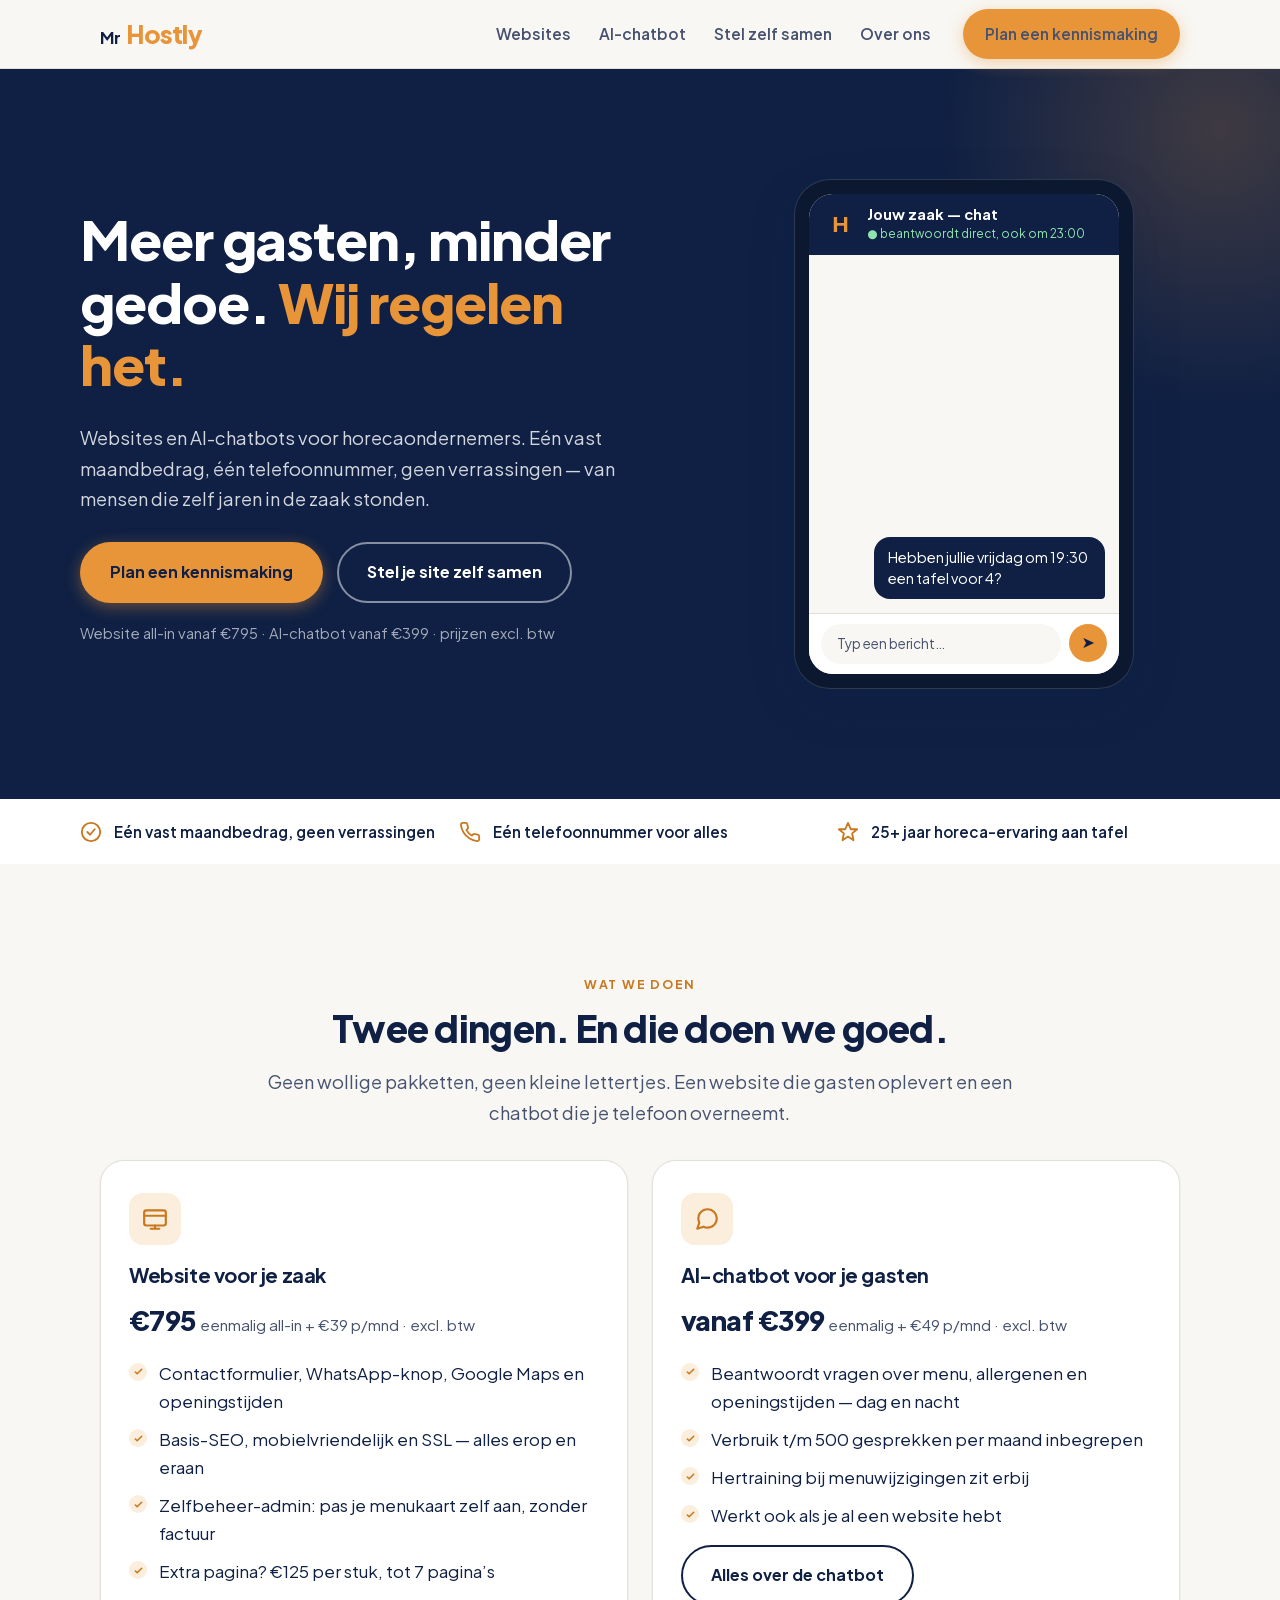
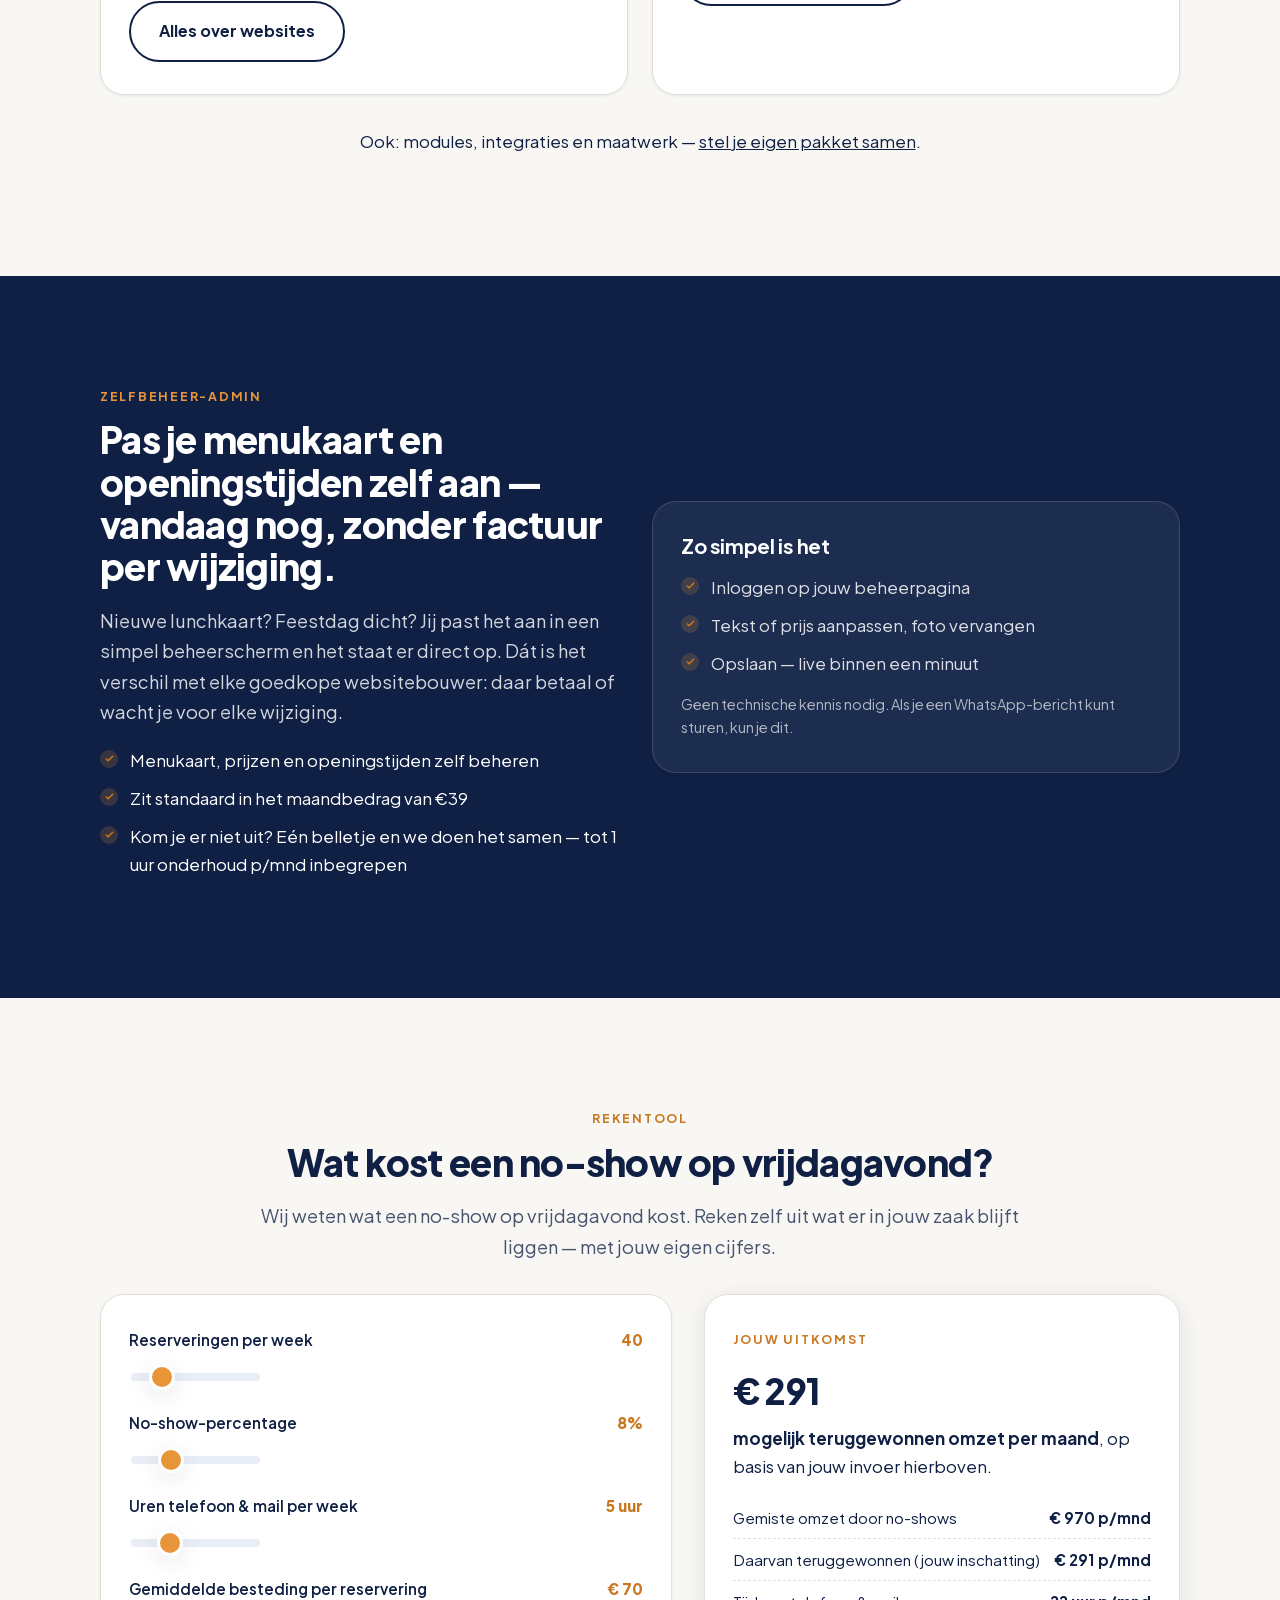
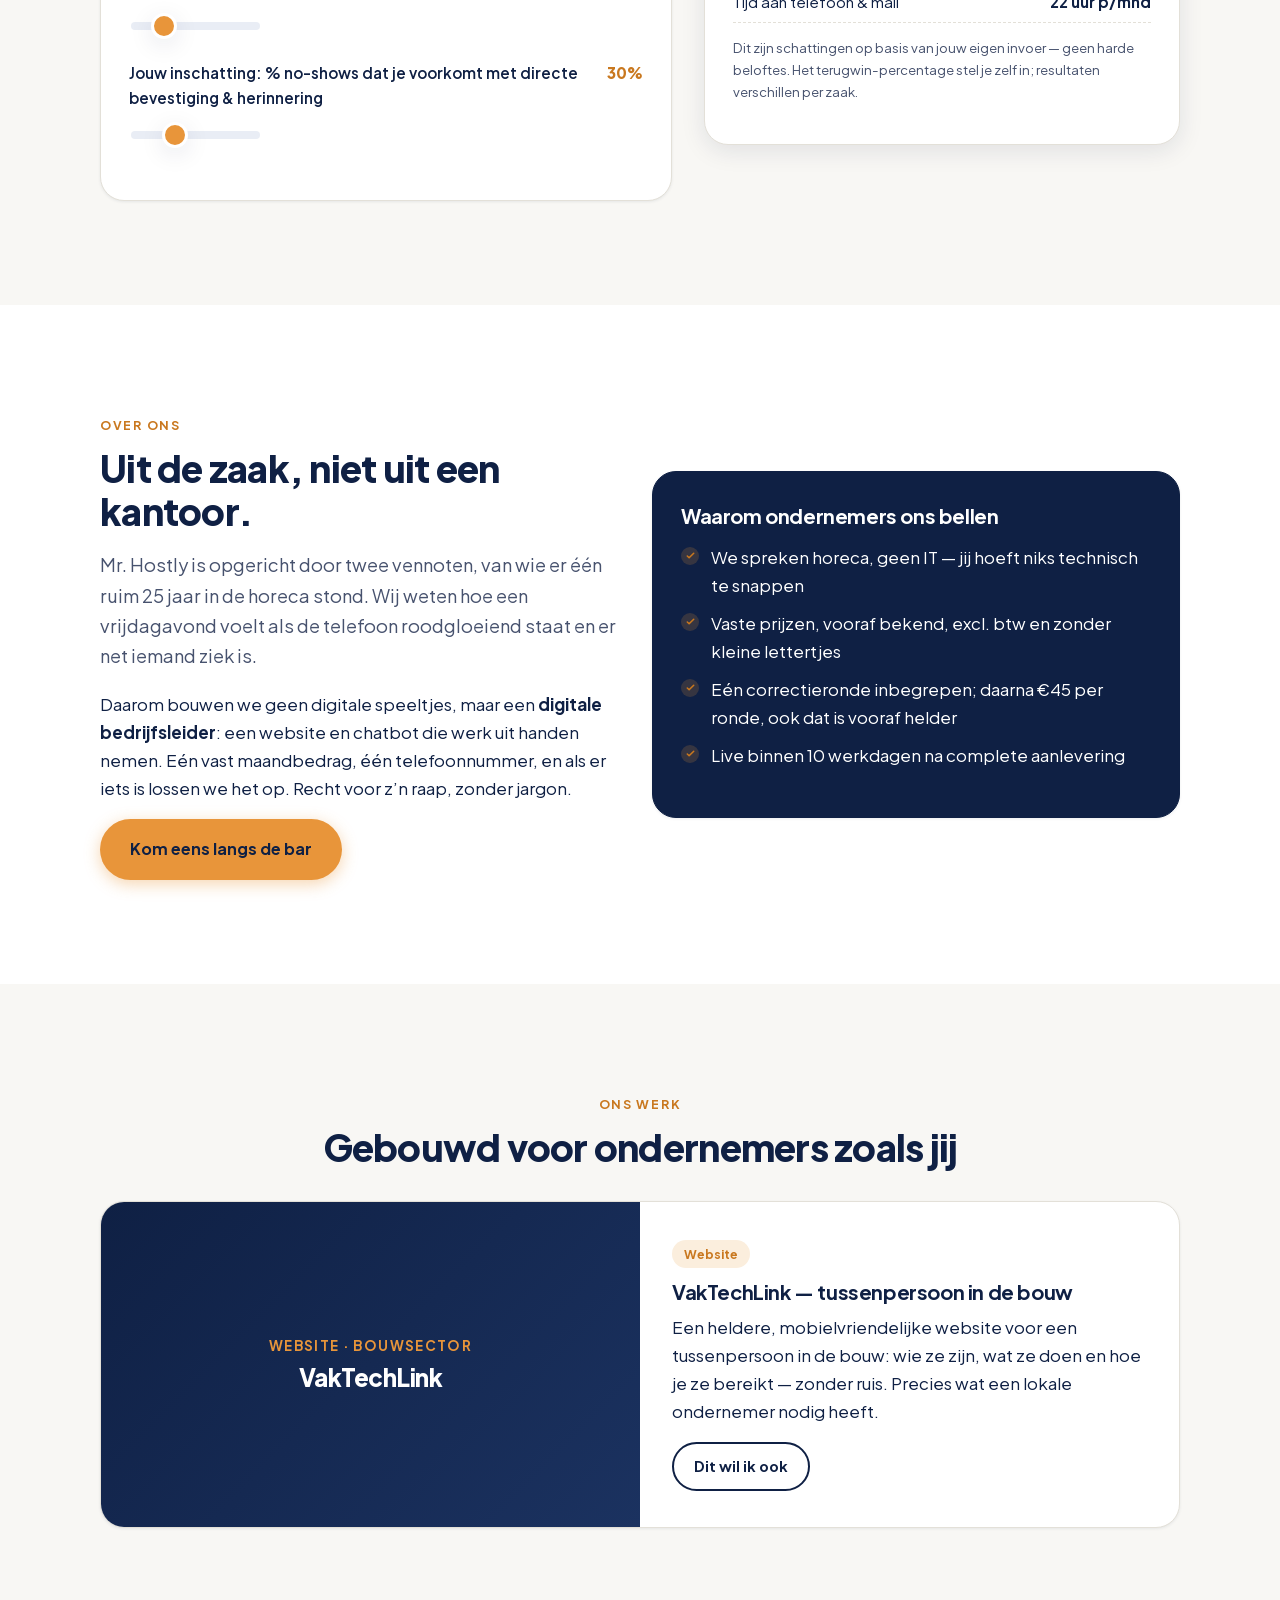
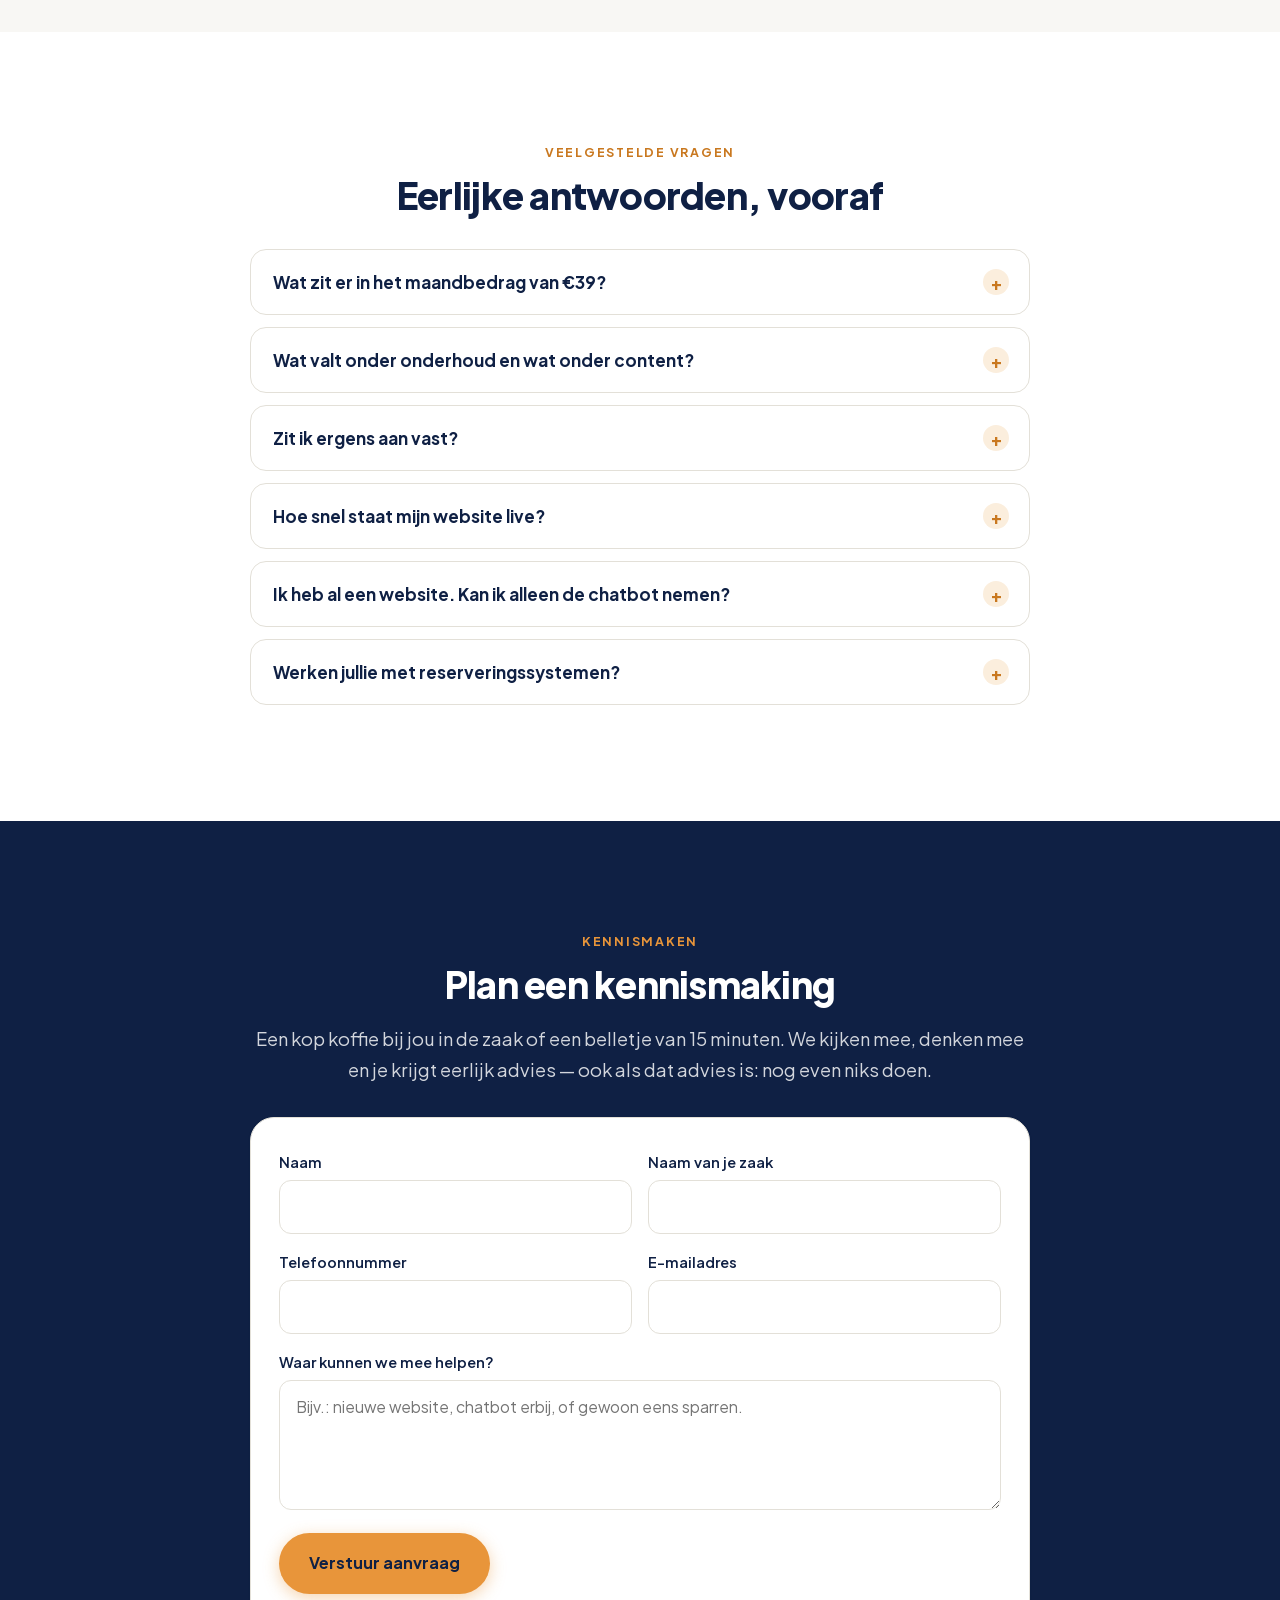
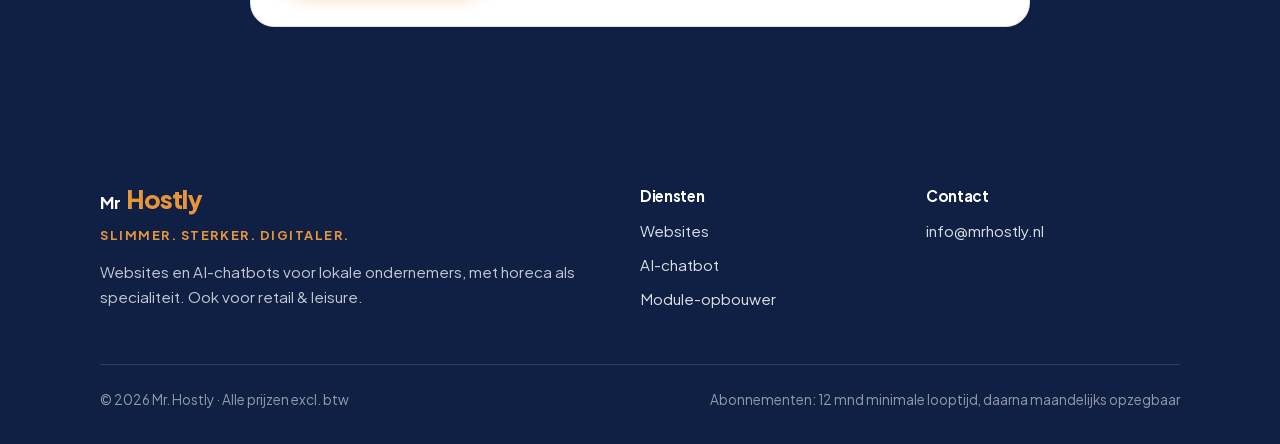
<file: index.html>
<!DOCTYPE html>
<html lang="nl">
<head>
  <meta charset="UTF-8">
  <meta name="viewport" content="width=device-width, initial-scale=1">
  <!-- [NEEDS INPUT] Stad in title/description zodra keuze Den Haag/Eindhoven vaststaat,
       bv. "Website laten maken voor horeca in Den Haag" -->
  <title>Websites &amp; AI-chatbots voor horeca | Mr. Hostly</title>
  <meta name="description" content="Mr. Hostly bouwt websites en AI-chatbots voor horecaondernemers. Eén vast maandbedrag, één telefoonnummer, geen verrassingen. Website all-in vanaf €795, AI-chatbot vanaf €399.">
  <link rel="canonical" href="https://mrhostly.nl/">

  <meta property="og:type" content="website">
  <meta property="og:title" content="Mr. Hostly — jouw digitale bedrijfsleider">
  <meta property="og:description" content="Websites en AI-chatbots voor horeca. Eén vast maandbedrag, geen verrassingen. Slimmer. Sterker. Digitaler.">
  <meta property="og:url" content="https://mrhostly.nl/">
  <meta property="og:image" content="https://mrhostly.nl/assets/brand/og-image-1200x630.png">
  <meta property="og:image:width" content="1200">
  <meta property="og:image:height" content="630">
  <meta property="og:locale" content="nl_NL">

  <link rel="icon" type="image/svg+xml" href="/favicon/favicon.svg">
  <link rel="icon" type="image/png" sizes="32x32" href="/favicon/favicon-32.png">
  <link rel="icon" type="image/png" sizes="16x16" href="/favicon/favicon-16.png">
  <link rel="apple-touch-icon" sizes="180x180" href="/favicon/favicon-180.png">
  <link rel="manifest" href="/site.webmanifest">
  <meta name="theme-color" content="#0F2044">

  <link rel="preload" href="/assets/fonts/PlusJakartaSans-VariableWeight.woff2" as="font" type="font/woff2" crossorigin>
  <link rel="stylesheet" href="/assets/css/style.css">

  <!-- [NEEDS INPUT] Google Analytics measurement-ID (G-XXXXXXX) invullen en blok activeren.
  <script async src="https://www.googletagmanager.com/gtag/js?id=G-XXXXXXX"></script>
  <script>
    window.dataLayer = window.dataLayer || [];
    function gtag(){dataLayer.push(arguments);}
    gtag('js', new Date());
    gtag('config', 'G-XXXXXXX');
  </script>
  -->

  <script type="application/ld+json">
  {
    "@context": "https://schema.org",
    "@type": "LocalBusiness",
    "@id": "https://mrhostly.nl/#organisatie",
    "name": "Mr. Hostly",
    "slogan": "Slimmer. Sterker. Digitaler.",
    "description": "Websites en AI-chatbots voor lokale ondernemers, met horeca als specialisatie. Eén vast maandbedrag, één aanspreekpunt.",
    "url": "https://mrhostly.nl/",
    "logo": "https://mrhostly.nl/favicon/favicon-512.png",
    "image": "https://mrhostly.nl/assets/brand/og-image-1200x630.png",
    "email": "info@mrhostly.nl",
    "priceRange": "€€",
    "areaServed": "Nederland",
    "founder": [{ "@type": "Person", "name": "" }],
    "knowsAbout": ["websites voor horeca", "AI-chatbots voor restaurants", "lokale vindbaarheid", "AI-vindbaarheid (GEO)"],
    "makesOffer": [
      {
        "@type": "Offer",
        "itemOffered": { "@type": "Service", "name": "Horecawebsite all-in", "serviceType": "Webdesign" },
        "price": "795",
        "priceCurrency": "EUR",
        "description": "One-pager all-in: contactformulier, WhatsApp-knop, Google Maps, openingstijden, basis-SEO, mobiel, SSL. Plus €39 p/mnd voor hosting, updates, beveiliging en zelfbeheer-admin. Prijzen excl. btw."
      },
      {
        "@type": "Offer",
        "itemOffered": { "@type": "Service", "name": "AI-chatbot voor horeca", "serviceType": "AI-chatbot" },
        "price": "399",
        "priceCurrency": "EUR",
        "description": "AI-chatbot vanaf €399 eenmalig + €49 p/mnd incl. verbruik t/m 500 gesprekken en hertraining bij menuwijzigingen. Prijzen excl. btw."
      }
    ]
  }
  </script>
</head>
<body>

<header class="site-header">
  <div class="wrap site-header__inner">
    <a class="logo" href="/" aria-label="Mr. Hostly — home">
      <span class="logo__mr">Mr</span><span class="logo__hostly">Hostly</span>
    </a>
    <nav class="nav" aria-label="Hoofdmenu">
      <a href="/websites.html">Websites</a>
      <a href="/chatbots.html">AI-chatbot</a>
      <a href="/samenstellen.html">Stel zelf samen</a>
      <a href="/#over-ons">Over ons</a>
      <a class="btn btn--primary btn--sm" href="/#contact">Plan een kennismaking</a>
    </nav>
    <a class="nav-phone" href="#" data-phone-link aria-label="Bel Mr. Hostly">
      <svg width="19" height="19" viewBox="0 0 24 24" fill="none" stroke="currentColor" stroke-width="2" stroke-linecap="round" stroke-linejoin="round"><path d="M22 16.92v3a2 2 0 0 1-2.18 2 19.79 19.79 0 0 1-8.63-3.07 19.5 19.5 0 0 1-6-6 19.79 19.79 0 0 1-3.07-8.67A2 2 0 0 1 4.11 2h3a2 2 0 0 1 2 1.72c.127.96.361 1.903.7 2.81a2 2 0 0 1-.45 2.11L8.09 9.91a16 16 0 0 0 6 6l1.27-1.27a2 2 0 0 1 2.11-.45c.907.339 1.85.573 2.81.7A2 2 0 0 1 22 16.92z"/></svg>
    </a>
    <button class="nav-toggle" aria-label="Menu" aria-expanded="false"><span></span><span></span><span></span></button>
  </div>
</header>

<main>

  <!-- HERO -->
  <section class="hero">
    <div class="wrap hero__inner">
      <div>
        <h1>Meer gasten, minder gedoe. <em>Wij regelen het.</em></h1>
        <p class="lead">Websites en AI-chatbots voor horecaondernemers. Eén vast maandbedrag, één telefoonnummer, geen verrassingen — van mensen die zelf jaren in de zaak stonden.</p>
        <div class="hero__cta">
          <a class="btn btn--primary" href="/#contact">Plan een kennismaking</a>
          <a class="btn btn--ghost-light" href="/samenstellen.html">Stel je site zelf samen</a>
        </div>
        <p class="hero__note">Website all-in vanaf €795 · AI-chatbot vanaf €399 · prijzen excl. btw</p>
      </div>
      <div class="phone-mock reveal" aria-hidden="true">
        <div class="phone-mock__screen">
          <div class="chat-head">
            <img src="/assets/brand/mr-hostly-monogram-color.svg" alt="" width="34" height="34">
            <div>
              <div class="chat-head__name">Jouw zaak — chat</div>
              <div class="chat-head__status">● beantwoordt direct, ook om 23:00</div>
            </div>
          </div>
          <div class="chat-body" data-chat-demo>
            <div class="chat-typing"><i></i><i></i><i></i></div>
          </div>
          <div class="chat-input"><span>Typ een bericht…</span><b>➤</b></div>
        </div>
      </div>
    </div>
  </section>

  <!-- USP STRIP -->
  <div class="section--white">
    <div class="wrap usp-strip">
      <div>
        <svg width="22" height="22" viewBox="0 0 24 24" fill="none" stroke="currentColor" stroke-width="2" stroke-linecap="round" stroke-linejoin="round"><circle cx="12" cy="12" r="10"/><path d="M8 12l3 3 5-6"/></svg>
        Eén vast maandbedrag, geen verrassingen
      </div>
      <div>
        <svg width="22" height="22" viewBox="0 0 24 24" fill="none" stroke="currentColor" stroke-width="2" stroke-linecap="round" stroke-linejoin="round"><path d="M22 16.92v3a2 2 0 0 1-2.18 2 19.79 19.79 0 0 1-8.63-3.07 19.5 19.5 0 0 1-6-6 19.79 19.79 0 0 1-3.07-8.67A2 2 0 0 1 4.11 2h3a2 2 0 0 1 2 1.72c.127.96.361 1.903.7 2.81a2 2 0 0 1-.45 2.11L8.09 9.91a16 16 0 0 0 6 6l1.27-1.27a2 2 0 0 1 2.11-.45c.907.339 1.85.573 2.81.7A2 2 0 0 1 22 16.92z"/></svg>
        Eén telefoonnummer voor alles
      </div>
      <div>
        <svg width="22" height="22" viewBox="0 0 24 24" fill="none" stroke="currentColor" stroke-width="2" stroke-linecap="round" stroke-linejoin="round"><path d="M12 2l3 7h7l-5.5 4.5L18 21l-6-4-6 4 1.5-7.5L2 9h7z"/></svg>
        25+ jaar horeca-ervaring aan tafel
      </div>
    </div>
  </div>

  <!-- DIENSTEN -->
  <section class="section" id="diensten">
    <div class="wrap">
      <div class="center mb-4">
        <span class="kicker">Wat we doen</span>
        <h2>Twee dingen. En die doen we goed.</h2>
        <p class="lead">Geen wollige pakketten, geen kleine lettertjes. Een website die gasten oplevert en een chatbot die je telefoon overneemt.</p>
      </div>
      <div class="grid grid--2">
        <article class="card reveal">
          <div class="card__icon">
            <svg width="26" height="26" viewBox="0 0 24 24" fill="none" stroke="currentColor" stroke-width="2" stroke-linecap="round" stroke-linejoin="round"><rect x="2" y="4" width="20" height="14" rx="2"/><path d="M2 9h20M8 21h8M12 18v3"/></svg>
          </div>
          <h3>Website voor je zaak</h3>
          <div class="price-line"><strong>€795</strong> <span>eenmalig all-in + €39 p/mnd · excl. btw</span></div>
          <ul class="check-list">
            <li>Contactformulier, WhatsApp-knop, Google Maps en openingstijden</li>
            <li>Basis-SEO, mobielvriendelijk en SSL — alles erop en eraan</li>
            <li>Zelfbeheer-admin: pas je menukaart zelf aan, zonder factuur</li>
            <li>Extra pagina? €125 per stuk, tot 7 pagina’s</li>
          </ul>
          <a class="btn btn--ghost" href="/websites.html">Alles over websites</a>
        </article>
        <article class="card reveal">
          <div class="card__icon">
            <svg width="26" height="26" viewBox="0 0 24 24" fill="none" stroke="currentColor" stroke-width="2" stroke-linecap="round" stroke-linejoin="round"><path d="M21 11.5a8.38 8.38 0 0 1-.9 3.8 8.5 8.5 0 0 1-7.6 4.7 8.38 8.38 0 0 1-3.8-.9L3 21l1.9-5.7a8.38 8.38 0 0 1-.9-3.8 8.5 8.5 0 0 1 4.7-7.6 8.38 8.38 0 0 1 3.8-.9h.5a8.48 8.48 0 0 1 8 8v.5z"/></svg>
          </div>
          <h3>AI-chatbot voor je gasten</h3>
          <div class="price-line"><strong>vanaf €399</strong> <span>eenmalig + €49 p/mnd · excl. btw</span></div>
          <ul class="check-list">
            <li>Beantwoordt vragen over menu, allergenen en openingstijden — dag en nacht</li>
            <li>Verbruik t/m 500 gesprekken per maand inbegrepen</li>
            <li>Hertraining bij menuwijzigingen zit erbij</li>
            <li>Werkt ook als je al een website hebt</li>
          </ul>
          <a class="btn btn--ghost" href="/chatbots.html">Alles over de chatbot</a>
        </article>
      </div>
      <p class="center mt-4">Ook: modules, integraties en maatwerk — <a href="/samenstellen.html">stel je eigen pakket samen</a>.</p>
    </div>
  </section>

  <!-- ZELFBEHEER -->
  <section class="section section--navy" id="zelfbeheer">
    <div class="wrap">
      <div class="grid grid--2" style="align-items:center;">
        <div>
          <span class="kicker">Zelfbeheer-admin</span>
          <h2>Pas je menukaart en openingstijden zelf aan — vandaag nog, zonder factuur per wijziging.</h2>
          <p class="lead">Nieuwe lunchkaart? Feestdag dicht? Jij past het aan in een simpel beheerscherm en het staat er direct op. Dát is het verschil met elke goedkope websitebouwer: daar betaal of wacht je voor elke wijziging.</p>
          <ul class="check-list">
            <li>Menukaart, prijzen en openingstijden zelf beheren</li>
            <li>Zit standaard in het maandbedrag van €39</li>
            <li>Kom je er niet uit? Eén belletje en we doen het samen — tot 1 uur onderhoud p/mnd inbegrepen</li>
          </ul>
        </div>
        <div class="card reveal" style="background:rgba(255,255,255,0.06); border-color:rgba(255,255,255,0.14);">
          <h3 style="color:#fff;">Zo simpel is het</h3>
          <ul class="check-list" style="color:rgba(255,255,255,0.85);">
            <li>Inloggen op jouw beheerpagina</li>
            <li>Tekst of prijs aanpassen, foto vervangen</li>
            <li>Opslaan — live binnen een minuut</li>
          </ul>
          <p style="color:rgba(255,255,255,0.65); font-size:0.9rem; margin:0;">Geen technische kennis nodig. Als je een WhatsApp-bericht kunt sturen, kun je dit.</p>
        </div>
      </div>
    </div>
  </section>

  <!-- ROI CALCULATOR -->
  <section class="section" id="rekentool">
    <div class="wrap">
      <div class="center mb-4">
        <span class="kicker">Rekentool</span>
        <h2>Wat kost een no-show op vrijdagavond?</h2>
        <p class="lead">Wij weten wat een no-show op vrijdagavond kost. Reken zelf uit wat er in jouw zaak blijft liggen — met jouw eigen cijfers.</p>
      </div>
      <div class="roi" data-roi>
        <div class="card">
          <div class="roi-field">
            <label for="roi-res">Reserveringen per week <output id="roi-res-out">40</output></label>
            <input type="range" id="roi-res" min="5" max="200" step="5" value="40">
          </div>
          <div class="roi-field">
            <label for="roi-noshow">No-show-percentage <output id="roi-noshow-out">8%</output></label>
            <input type="range" id="roi-noshow" min="0" max="30" step="1" value="8">
          </div>
          <div class="roi-field">
            <label for="roi-phone">Uren telefoon &amp; mail per week <output id="roi-phone-out">5 uur</output></label>
            <input type="range" id="roi-phone" min="0" max="20" step="1" value="5">
          </div>
          <div class="roi-field">
            <label for="roi-spend">Gemiddelde besteding per reservering <output id="roi-spend-out">€ 70</output></label>
            <input type="range" id="roi-spend" min="15" max="300" step="5" value="70">
          </div>
          <div class="roi-field">
            <label for="roi-recover">Jouw inschatting: % no-shows dat je voorkomt met directe bevestiging &amp; herinnering <output id="roi-recover-out">30%</output></label>
            <input type="range" id="roi-recover" min="0" max="100" step="5" value="30">
          </div>
        </div>
        <div class="roi-result">
          <span class="kicker">Jouw uitkomst</span>
          <div class="roi-result__num" id="roi-out-total">€ 0</div>
          <p style="margin-top:4px;"><strong>mogelijk teruggewonnen omzet per maand</strong>, op basis van jouw invoer hierboven.</p>
          <ul>
            <li><span>Gemiste omzet door no-shows</span><span id="roi-out-loss">€ 0</span></li>
            <li><span>Daarvan teruggewonnen (jouw inschatting)</span><span id="roi-out-recovered">€ 0</span></li>
            <li><span>Tijd aan telefoon &amp; mail</span><span id="roi-out-hours">0 uur</span></li>
          </ul>
          <p class="disclaimer">Dit zijn schattingen op basis van jouw eigen invoer — geen harde beloftes. Het terugwin-percentage stel je zelf in; resultaten verschillen per zaak.
            <!-- [NEEDS INPUT] Branchebron voor gemiddelde no-show-percentages toevoegen zodra beschikbaar. -->
          </p>
        </div>
      </div>
    </div>
  </section>

  <!-- OVER ONS -->
  <section class="section section--white" id="over-ons">
    <div class="wrap">
      <div class="grid grid--2" style="align-items:center;">
        <div>
          <span class="kicker">Over ons</span>
          <h2>Uit de zaak, niet uit een kantoor.</h2>
          <p class="lead">Mr. Hostly is opgericht door twee vennoten, van wie er één ruim 25 jaar in de horeca stond. Wij weten hoe een vrijdagavond voelt als de telefoon roodgloeiend staat en er net iemand ziek is.</p>
          <p>Daarom bouwen we geen digitale speeltjes, maar een <strong>digitale bedrijfsleider</strong>: een website en chatbot die werk uit handen nemen. Eén vast maandbedrag, één telefoonnummer, en als er iets is lossen we het op. Recht voor z’n raap, zonder jargon.</p>
          <a class="btn btn--primary" href="/#contact">Kom eens langs de bar</a>
        </div>
        <div class="card card--navy reveal">
          <!-- [NEEDS INPUT] Echte teamfoto's plaatsen zodra beschikbaar. -->
          <h3>Waarom ondernemers ons bellen</h3>
          <ul class="check-list">
            <li>We spreken horeca, geen IT — jij hoeft niks technisch te snappen</li>
            <li>Vaste prijzen, vooraf bekend, excl. btw en zonder kleine lettertjes</li>
            <li>Eén correctieronde inbegrepen; daarna €45 per ronde, ook dat is vooraf helder</li>
            <li>Live binnen 10 werkdagen na complete aanlevering</li>
          </ul>
        </div>
      </div>
    </div>
  </section>

  <!-- PORTFOLIO -->
  <section class="section" id="werk">
    <div class="wrap">
      <div class="center mb-4">
        <span class="kicker">Ons werk</span>
        <h2>Gebouwd voor ondernemers zoals jij</h2>
      </div>
      <article class="case-card reveal">
        <div class="case-card__visual">
          <!-- [NEEDS INPUT] Mobiel screenshot van VakTechLink plaatsen. -->
          <div>
            <span>Website · bouwsector</span><br>
            <strong>VakTechLink</strong>
          </div>
        </div>
        <div class="case-card__body">
          <span class="badge">Website</span>
          <h3>VakTechLink — tussenpersoon in de bouw</h3>
          <p>Een heldere, mobielvriendelijke website voor een tussenpersoon in de bouw: wie ze zijn, wat ze doen en hoe je ze bereikt — zonder ruis. Precies wat een lokale ondernemer nodig heeft.</p>
          <!-- [NEEDS INPUT] Meetbaar resultaat per project (bv. aanvragen p/mnd) en overige portfolioprojecten toevoegen. -->
          <a class="btn btn--ghost btn--sm" href="/#contact">Dit wil ik ook</a>
        </div>
      </article>
    </div>
  </section>

  <!-- FAQ -->
  <section class="section section--white" id="faq">
    <div class="wrap" style="max-width:820px;">
      <div class="center mb-4">
        <span class="kicker">Veelgestelde vragen</span>
        <h2>Eerlijke antwoorden, vooraf</h2>
      </div>
      <div class="faq">
        <details>
          <summary>Wat zit er in het maandbedrag van €39?</summary>
          <div>Hosting, updates, beveiliging (SSL), de zelfbeheer-admin waarmee je zelf teksten en openingstijden aanpast, en maximaal 1 uur onderhoud per maand door ons. Kies je voor onderhoud + zakelijke mail, dan wordt het €49 p/mnd. Alle prijzen excl. btw.</div>
        </details>
        <details>
          <summary>Wat valt onder onderhoud en wat onder content?</summary>
          <div>Onderhoud is techniek: updates, beveiliging, snelheid en kleine fixes — dat doen wij, tot 1 uur per maand. Content is de inhoud van je site: teksten, foto’s, menukaart en openingstijden — dat doe jij zelf via de admin (of wij, binnen dat onderhoudsuur). Grotere contentklussen offreren we vooraf, nooit achteraf.</div>
        </details>
        <details>
          <summary>Zit ik ergens aan vast?</summary>
          <div>Het abonnement heeft een minimale looptijd van 12 maanden. Daarna is het maandelijks opzegbaar. Eén correctieronde is bij elk project inbegrepen; extra rondes kosten €45 per ronde.</div>
        </details>
        <details>
          <summary>Hoe snel staat mijn website live?</summary>
          <div>Binnen 10 werkdagen na complete aanlevering van je teksten, foto’s en logo. Lever je later aan, dan schuift de livegang mee — maar wij zitten er bovenop.</div>
        </details>
        <details>
          <summary>Ik heb al een website. Kan ik alleen de chatbot nemen?</summary>
          <div>Ja. De AI-chatbot werkt ook op je bestaande website. Vanaf €399 eenmalig + €49 per maand, inclusief verbruik t/m 500 gesprekken en hertraining bij menuwijzigingen.</div>
        </details>
        <details>
          <summary>Werken jullie met reserveringssystemen?</summary>
          <div>We koppelen je website aan het boekingssysteem dat je al gebruikt — zoals Zenchef, Playtomic of Meet &amp; Play — via de module boekingsintegratie (€99). We verkopen zelf geen reserveringssysteem.</div>
        </details>
      </div>
    </div>
  </section>

  <!-- CONTACT -->
  <section class="section section--navy" id="contact">
    <div class="wrap" style="max-width:820px;">
      <div class="center mb-4">
        <span class="kicker">Kennismaken</span>
        <h2>Plan een kennismaking</h2>
        <p class="lead">Een kop koffie bij jou in de zaak of een belletje van 15 minuten. We kijken mee, denken mee en je krijgt eerlijk advies — ook als dat advies is: nog even niks doen.</p>
      </div>
      <!-- [NEEDS INPUT] Formulier-backend koppelen (bv. Formspree/eigen endpoint); nu opent het de mail-app. -->
      <form class="card" action="mailto:info@mrhostly.nl" method="get" enctype="text/plain">
        <div class="form-grid">
          <div class="form-field">
            <label for="c-naam">Naam</label>
            <input id="c-naam" name="naam" type="text" autocomplete="name" required>
          </div>
          <div class="form-field">
            <label for="c-zaak">Naam van je zaak</label>
            <input id="c-zaak" name="zaak" type="text" autocomplete="organization">
          </div>
          <div class="form-field">
            <label for="c-tel">Telefoonnummer</label>
            <input id="c-tel" name="telefoon" type="tel" autocomplete="tel" required>
          </div>
          <div class="form-field">
            <label for="c-mail">E-mailadres</label>
            <input id="c-mail" name="email" type="email" autocomplete="email" required>
          </div>
          <div class="form-field form-field--full">
            <label for="c-bericht">Waar kunnen we mee helpen?</label>
            <textarea id="c-bericht" name="bericht" placeholder="Bijv.: nieuwe website, chatbot erbij, of gewoon eens sparren."></textarea>
          </div>
        </div>
        <div class="mt-2" style="display:flex; flex-wrap:wrap; gap:12px; align-items:center;">
          <button class="btn btn--primary" type="submit">Verstuur aanvraag</button>
          <a class="btn btn--ghost" href="#" data-whatsapp-link>Liever via WhatsApp</a>
        </div>
      </form>
    </div>
  </section>

</main>

<footer class="site-footer">
  <div class="wrap">
    <div class="site-footer__grid">
      <div>
        <a class="logo logo--dark" href="/"><span class="logo__mr">Mr</span><span class="logo__hostly">Hostly</span></a>
        <p class="site-footer__payoff">Slimmer. Sterker. Digitaler.</p>
        <p>Websites en AI-chatbots voor lokale ondernemers, met horeca als specialiteit. Ook voor retail &amp; leisure.</p>
      </div>
      <div>
        <h4>Diensten</h4>
        <ul>
          <li><a href="/websites.html">Websites</a></li>
          <li><a href="/chatbots.html">AI-chatbot</a></li>
          <li><a href="/samenstellen.html">Module-opbouwer</a></li>
        </ul>
      </div>
      <div>
        <h4>Contact</h4>
        <ul>
          <li><a href="#" data-email-link data-email-label>info@mrhostly.nl</a></li>
          <li><a href="#" data-phone-link data-phone-label>Bel ons</a></li>
          <li><a href="#" data-whatsapp-link>WhatsApp</a></li>
          <!-- [NEEDS INPUT] Vestigingsadres en KvK-nummer toevoegen. -->
        </ul>
      </div>
    </div>
    <div class="site-footer__bottom">
      <span>© 2026 Mr. Hostly · Alle prijzen excl. btw</span>
      <span>Abonnementen: 12 mnd minimale looptijd, daarna maandelijks opzegbaar</span>
    </div>
  </div>
</footer>

<script src="/assets/js/main.js" defer></script>
</body>
</html>
</file>
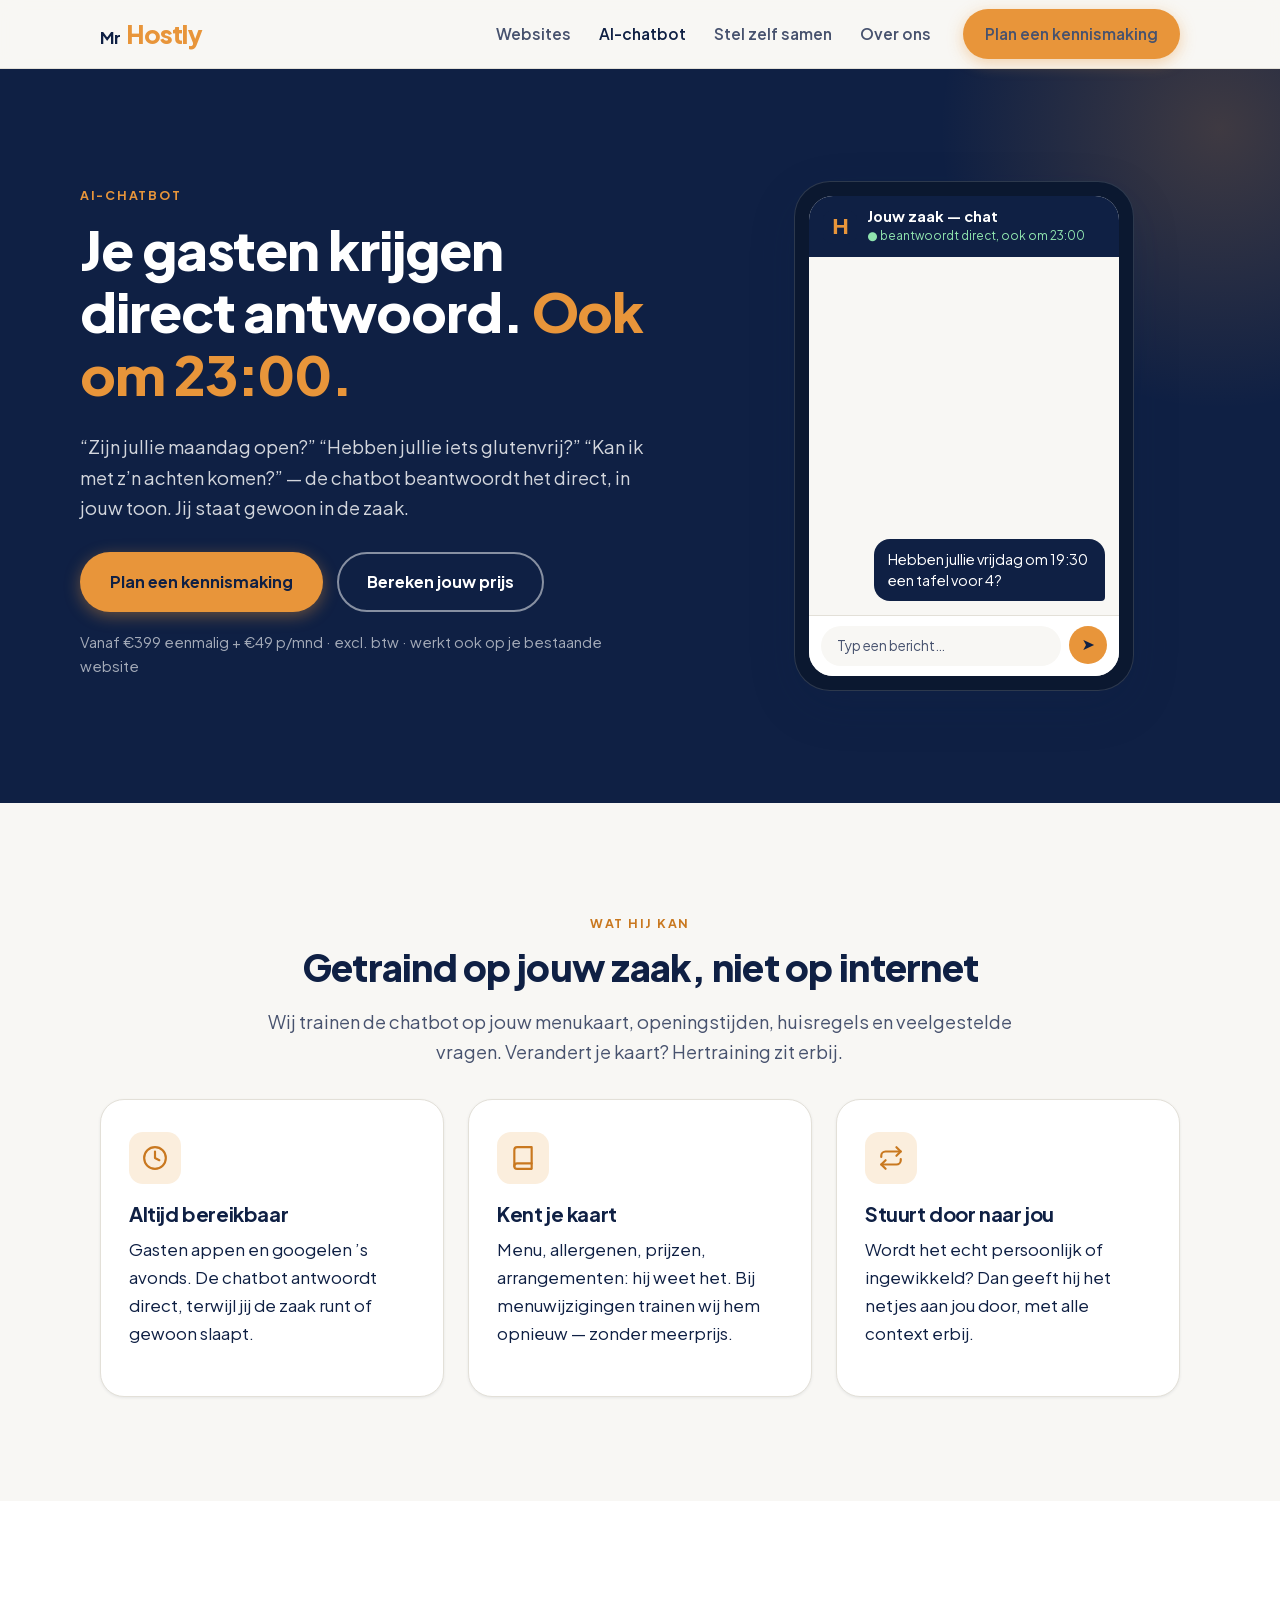
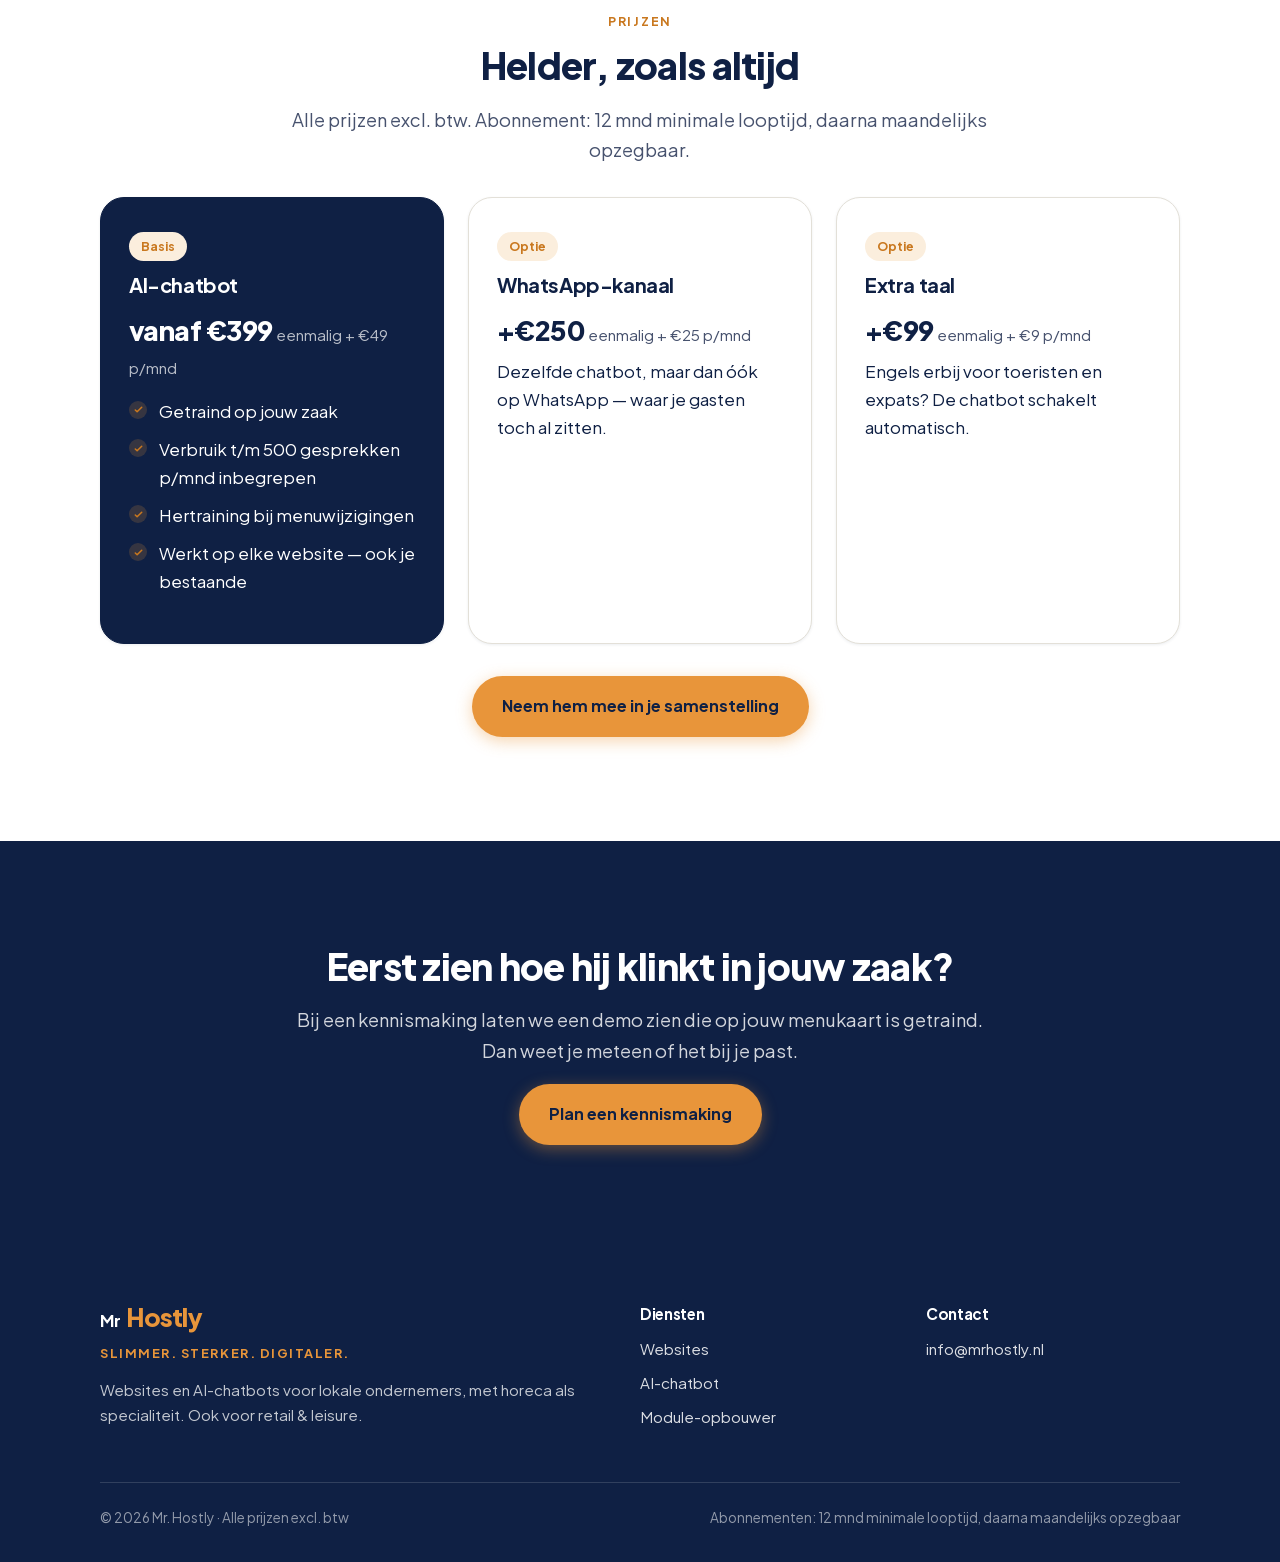
<file: chatbots.html>
<!DOCTYPE html>
<html lang="nl">
<head>
  <meta charset="UTF-8">
  <meta name="viewport" content="width=device-width, initial-scale=1">
  <title>AI-chatbot voor restaurants — vanaf €399 | Mr. Hostly</title>
  <meta name="description" content="Een AI-chatbot die vragen van gasten direct beantwoordt, dag en nacht. Vanaf €399 eenmalig + €49 p/mnd, incl. 500 gesprekken en hertraining bij menuwijzigingen. Werkt ook op je bestaande website.">
  <link rel="canonical" href="https://mrhostly.nl/chatbots.html">

  <meta property="og:type" content="website">
  <meta property="og:title" content="AI-chatbot voor restaurants — vanaf €399 | Mr. Hostly">
  <meta property="og:description" content="Je digitale bedrijfsleider beantwoordt gasten direct — ook om 23:00. Incl. 500 gesprekken p/mnd en hertraining bij menuwijzigingen.">
  <meta property="og:url" content="https://mrhostly.nl/chatbots.html">
  <meta property="og:image" content="https://mrhostly.nl/assets/brand/og-image-1200x630.png">
  <meta property="og:image:width" content="1200">
  <meta property="og:image:height" content="630">
  <meta property="og:locale" content="nl_NL">

  <link rel="icon" type="image/svg+xml" href="/favicon/favicon.svg">
  <link rel="icon" type="image/png" sizes="32x32" href="/favicon/favicon-32.png">
  <link rel="icon" type="image/png" sizes="16x16" href="/favicon/favicon-16.png">
  <link rel="apple-touch-icon" sizes="180x180" href="/favicon/favicon-180.png">
  <link rel="manifest" href="/site.webmanifest">
  <meta name="theme-color" content="#0F2044">

  <link rel="preload" href="/assets/fonts/PlusJakartaSans-VariableWeight.woff2" as="font" type="font/woff2" crossorigin>
  <link rel="stylesheet" href="/assets/css/style.css">

  <script type="application/ld+json">
  {
    "@context": "https://schema.org",
    "@type": "Service",
    "name": "AI-chatbot voor horeca",
    "serviceType": "AI-chatbot",
    "provider": { "@id": "https://mrhostly.nl/#organisatie" },
    "areaServed": "Nederland",
    "offers": {
      "@type": "Offer",
      "price": "399",
      "priceCurrency": "EUR",
      "description": "AI-chatbot vanaf €399 eenmalig + €49 p/mnd incl. verbruik t/m 500 gesprekken en hertraining bij menuwijzigingen. Opties: WhatsApp-kanaal +€250 / +€25 p/mnd, extra taal +€99 / +€9 p/mnd. Prijzen excl. btw."
    }
  }
  </script>
</head>
<body>

<header class="site-header">
  <div class="wrap site-header__inner">
    <a class="logo" href="/" aria-label="Mr. Hostly — home">
      <span class="logo__mr">Mr</span><span class="logo__hostly">Hostly</span>
    </a>
    <nav class="nav" aria-label="Hoofdmenu">
      <a href="/websites.html">Websites</a>
      <a href="/chatbots.html" aria-current="page">AI-chatbot</a>
      <a href="/samenstellen.html">Stel zelf samen</a>
      <a href="/#over-ons">Over ons</a>
      <a class="btn btn--primary btn--sm" href="/#contact">Plan een kennismaking</a>
    </nav>
    <a class="nav-phone" href="#" data-phone-link aria-label="Bel Mr. Hostly">
      <svg width="19" height="19" viewBox="0 0 24 24" fill="none" stroke="currentColor" stroke-width="2" stroke-linecap="round" stroke-linejoin="round"><path d="M22 16.92v3a2 2 0 0 1-2.18 2 19.79 19.79 0 0 1-8.63-3.07 19.5 19.5 0 0 1-6-6 19.79 19.79 0 0 1-3.07-8.67A2 2 0 0 1 4.11 2h3a2 2 0 0 1 2 1.72c.127.96.361 1.903.7 2.81a2 2 0 0 1-.45 2.11L8.09 9.91a16 16 0 0 0 6 6l1.27-1.27a2 2 0 0 1 2.11-.45c.907.339 1.85.573 2.81.7A2 2 0 0 1 22 16.92z"/></svg>
    </a>
    <button class="nav-toggle" aria-label="Menu" aria-expanded="false"><span></span><span></span><span></span></button>
  </div>
</header>

<main>

  <section class="hero">
    <div class="wrap hero__inner">
      <div>
        <span class="kicker" style="color:var(--amber);">AI-chatbot</span>
        <h1>Je gasten krijgen direct antwoord. <em>Ook om 23:00.</em></h1>
        <p class="lead">“Zijn jullie maandag open?” “Hebben jullie iets glutenvrij?” “Kan ik met z’n achten komen?” — de chatbot beantwoordt het direct, in jouw toon. Jij staat gewoon in de zaak.</p>
        <div class="hero__cta">
          <a class="btn btn--primary" href="/#contact">Plan een kennismaking</a>
          <a class="btn btn--ghost-light" href="/samenstellen.html">Bereken jouw prijs</a>
        </div>
        <p class="hero__note">Vanaf €399 eenmalig + €49 p/mnd · excl. btw · werkt ook op je bestaande website</p>
      </div>
      <div class="phone-mock reveal" aria-hidden="true">
        <div class="phone-mock__screen">
          <div class="chat-head">
            <img src="/assets/brand/mr-hostly-monogram-color.svg" alt="" width="34" height="34">
            <div>
              <div class="chat-head__name">Jouw zaak — chat</div>
              <div class="chat-head__status">● beantwoordt direct, ook om 23:00</div>
            </div>
          </div>
          <div class="chat-body" data-chat-demo>
            <div class="chat-typing"><i></i><i></i><i></i></div>
          </div>
          <div class="chat-input"><span>Typ een bericht…</span><b>➤</b></div>
        </div>
      </div>
    </div>
  </section>

  <section class="section">
    <div class="wrap">
      <div class="center mb-4">
        <span class="kicker">Wat hij kan</span>
        <h2>Getraind op jouw zaak, niet op internet</h2>
        <p class="lead">Wij trainen de chatbot op jouw menukaart, openingstijden, huisregels en veelgestelde vragen. Verandert je kaart? Hertraining zit erbij.</p>
      </div>
      <div class="grid grid--3">
        <div class="card reveal">
          <div class="card__icon">
            <svg width="26" height="26" viewBox="0 0 24 24" fill="none" stroke="currentColor" stroke-width="2" stroke-linecap="round" stroke-linejoin="round"><circle cx="12" cy="12" r="10"/><path d="M12 6v6l4 2"/></svg>
          </div>
          <h3>Altijd bereikbaar</h3>
          <p>Gasten appen en googelen ’s avonds. De chatbot antwoordt direct, terwijl jij de zaak runt of gewoon slaapt.</p>
        </div>
        <div class="card reveal">
          <div class="card__icon">
            <svg width="26" height="26" viewBox="0 0 24 24" fill="none" stroke="currentColor" stroke-width="2" stroke-linecap="round" stroke-linejoin="round"><path d="M4 19.5A2.5 2.5 0 0 1 6.5 17H20"/><path d="M6.5 2H20v20H6.5A2.5 2.5 0 0 1 4 19.5v-15A2.5 2.5 0 0 1 6.5 2z"/></svg>
          </div>
          <h3>Kent je kaart</h3>
          <p>Menu, allergenen, prijzen, arrangementen: hij weet het. Bij menuwijzigingen trainen wij hem opnieuw — zonder meerprijs.</p>
        </div>
        <div class="card reveal">
          <div class="card__icon">
            <svg width="26" height="26" viewBox="0 0 24 24" fill="none" stroke="currentColor" stroke-width="2" stroke-linecap="round" stroke-linejoin="round"><path d="M17 2l4 4-4 4"/><path d="M3 11v-1a4 4 0 0 1 4-4h14"/><path d="M7 22l-4-4 4-4"/><path d="M21 13v1a4 4 0 0 1-4 4H3"/></svg>
          </div>
          <h3>Stuurt door naar jou</h3>
          <p>Wordt het echt persoonlijk of ingewikkeld? Dan geeft hij het netjes aan jou door, met alle context erbij.</p>
        </div>
      </div>
    </div>
  </section>

  <section class="section section--white">
    <div class="wrap">
      <div class="center mb-4">
        <span class="kicker">Prijzen</span>
        <h2>Helder, zoals altijd</h2>
        <p class="lead">Alle prijzen excl. btw. Abonnement: 12 mnd minimale looptijd, daarna maandelijks opzegbaar.</p>
      </div>
      <div class="grid grid--3">
        <div class="card card--navy reveal">
          <span class="badge">Basis</span>
          <h3>AI-chatbot</h3>
          <div class="price-line"><strong>vanaf €399</strong> <span>eenmalig + €49 p/mnd</span></div>
          <ul class="check-list">
            <li>Getraind op jouw zaak</li>
            <li>Verbruik t/m 500 gesprekken p/mnd inbegrepen</li>
            <li>Hertraining bij menuwijzigingen</li>
            <li>Werkt op elke website — ook je bestaande</li>
          </ul>
        </div>
        <div class="card reveal">
          <span class="badge">Optie</span>
          <h3>WhatsApp-kanaal</h3>
          <div class="price-line"><strong>+€250</strong> <span>eenmalig + €25 p/mnd</span></div>
          <p>Dezelfde chatbot, maar dan óók op WhatsApp — waar je gasten toch al zitten.</p>
        </div>
        <div class="card reveal">
          <span class="badge">Optie</span>
          <h3>Extra taal</h3>
          <div class="price-line"><strong>+€99</strong> <span>eenmalig + €9 p/mnd</span></div>
          <p>Engels erbij voor toeristen en expats? De chatbot schakelt automatisch.</p>
        </div>
      </div>
      <div class="center mt-4">
        <a class="btn btn--primary" href="/samenstellen.html">Neem hem mee in je samenstelling</a>
      </div>
    </div>
  </section>

  <section class="section section--navy">
    <div class="wrap center" style="max-width:760px;">
      <h2>Eerst zien hoe hij klinkt in jouw zaak?</h2>
      <p class="lead">Bij een kennismaking laten we een demo zien die op jouw menukaart is getraind. Dan weet je meteen of het bij je past.</p>
      <div class="hero__cta" style="justify-content:center;">
        <a class="btn btn--primary" href="/#contact">Plan een kennismaking</a>
      </div>
    </div>
  </section>

</main>

<footer class="site-footer">
  <div class="wrap">
    <div class="site-footer__grid">
      <div>
        <a class="logo logo--dark" href="/"><span class="logo__mr">Mr</span><span class="logo__hostly">Hostly</span></a>
        <p class="site-footer__payoff">Slimmer. Sterker. Digitaler.</p>
        <p>Websites en AI-chatbots voor lokale ondernemers, met horeca als specialiteit. Ook voor retail &amp; leisure.</p>
      </div>
      <div>
        <h4>Diensten</h4>
        <ul>
          <li><a href="/websites.html">Websites</a></li>
          <li><a href="/chatbots.html">AI-chatbot</a></li>
          <li><a href="/samenstellen.html">Module-opbouwer</a></li>
        </ul>
      </div>
      <div>
        <h4>Contact</h4>
        <ul>
          <li><a href="#" data-email-link data-email-label>info@mrhostly.nl</a></li>
          <li><a href="#" data-phone-link data-phone-label>Bel ons</a></li>
          <li><a href="#" data-whatsapp-link>WhatsApp</a></li>
        </ul>
      </div>
    </div>
    <div class="site-footer__bottom">
      <span>© 2026 Mr. Hostly · Alle prijzen excl. btw</span>
      <span>Abonnementen: 12 mnd minimale looptijd, daarna maandelijks opzegbaar</span>
    </div>
  </div>
</footer>

<script src="/assets/js/main.js" defer></script>
</body>
</html>
</file>
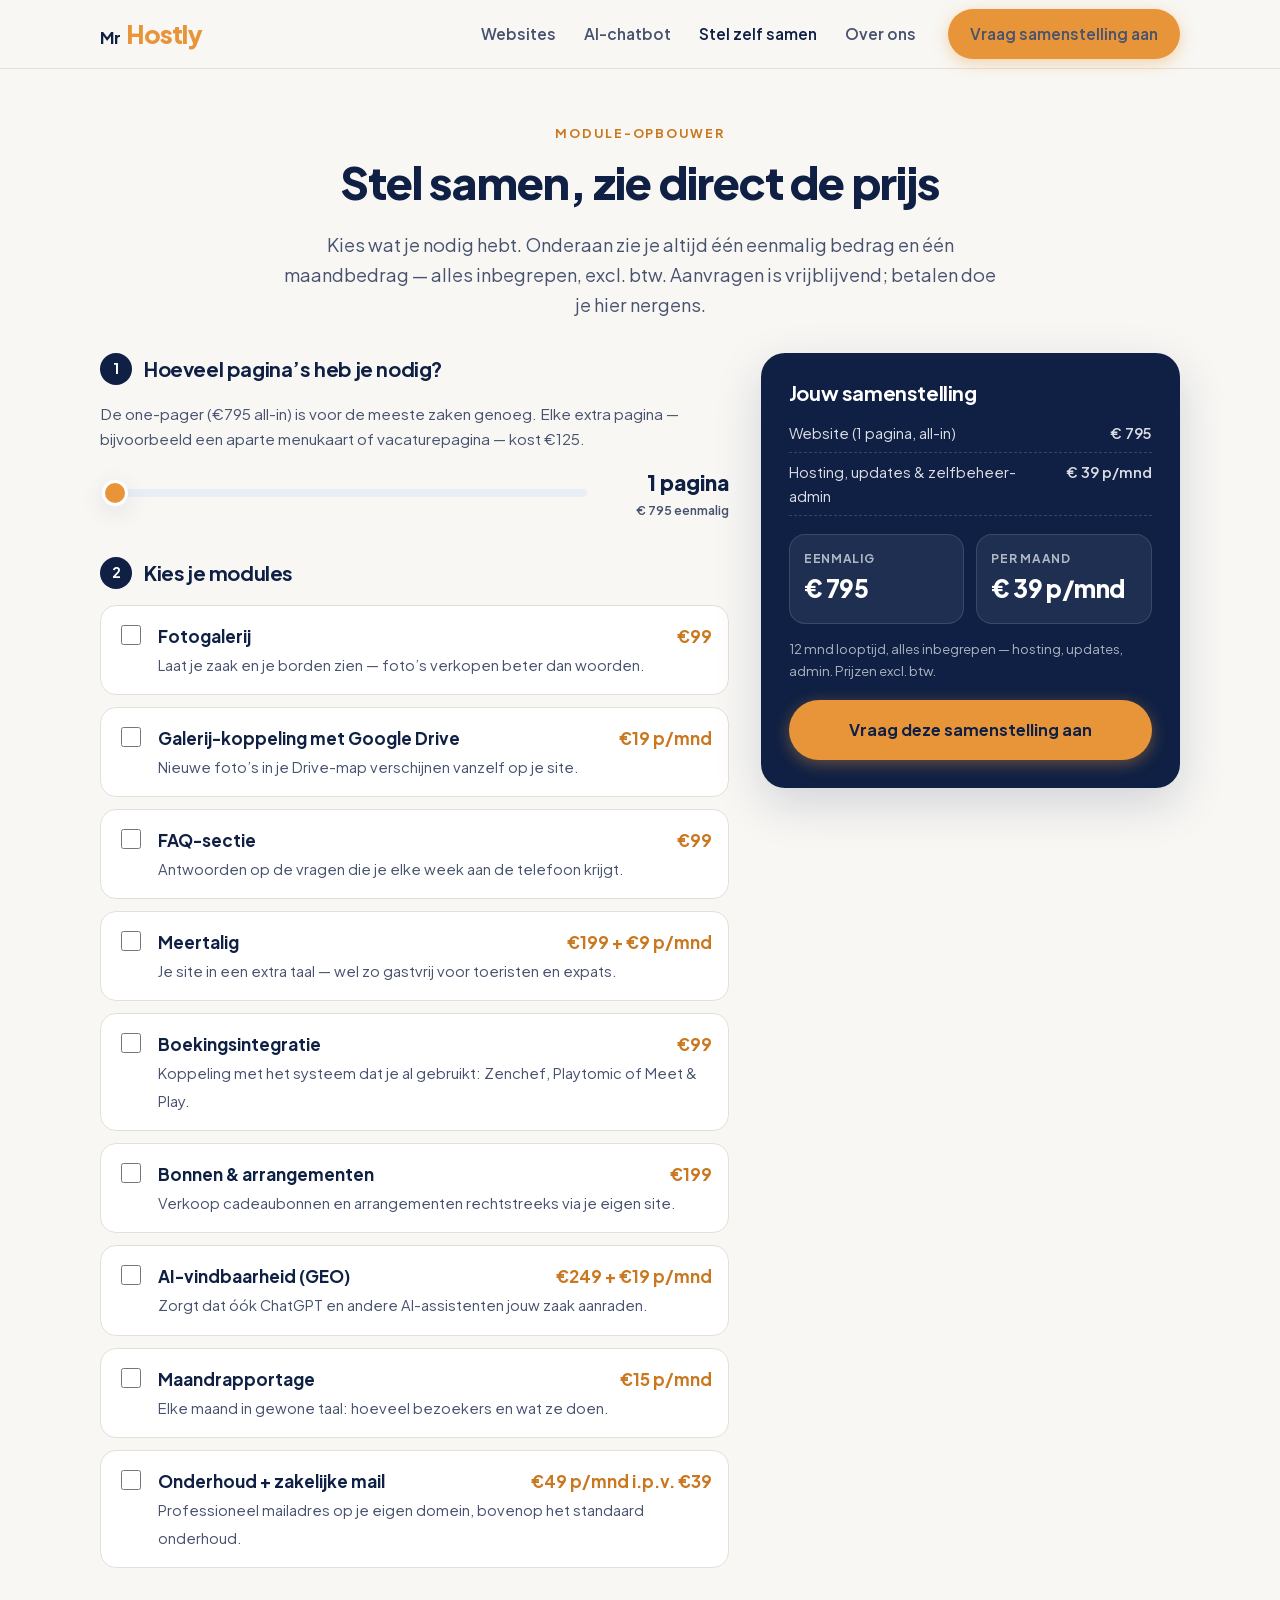
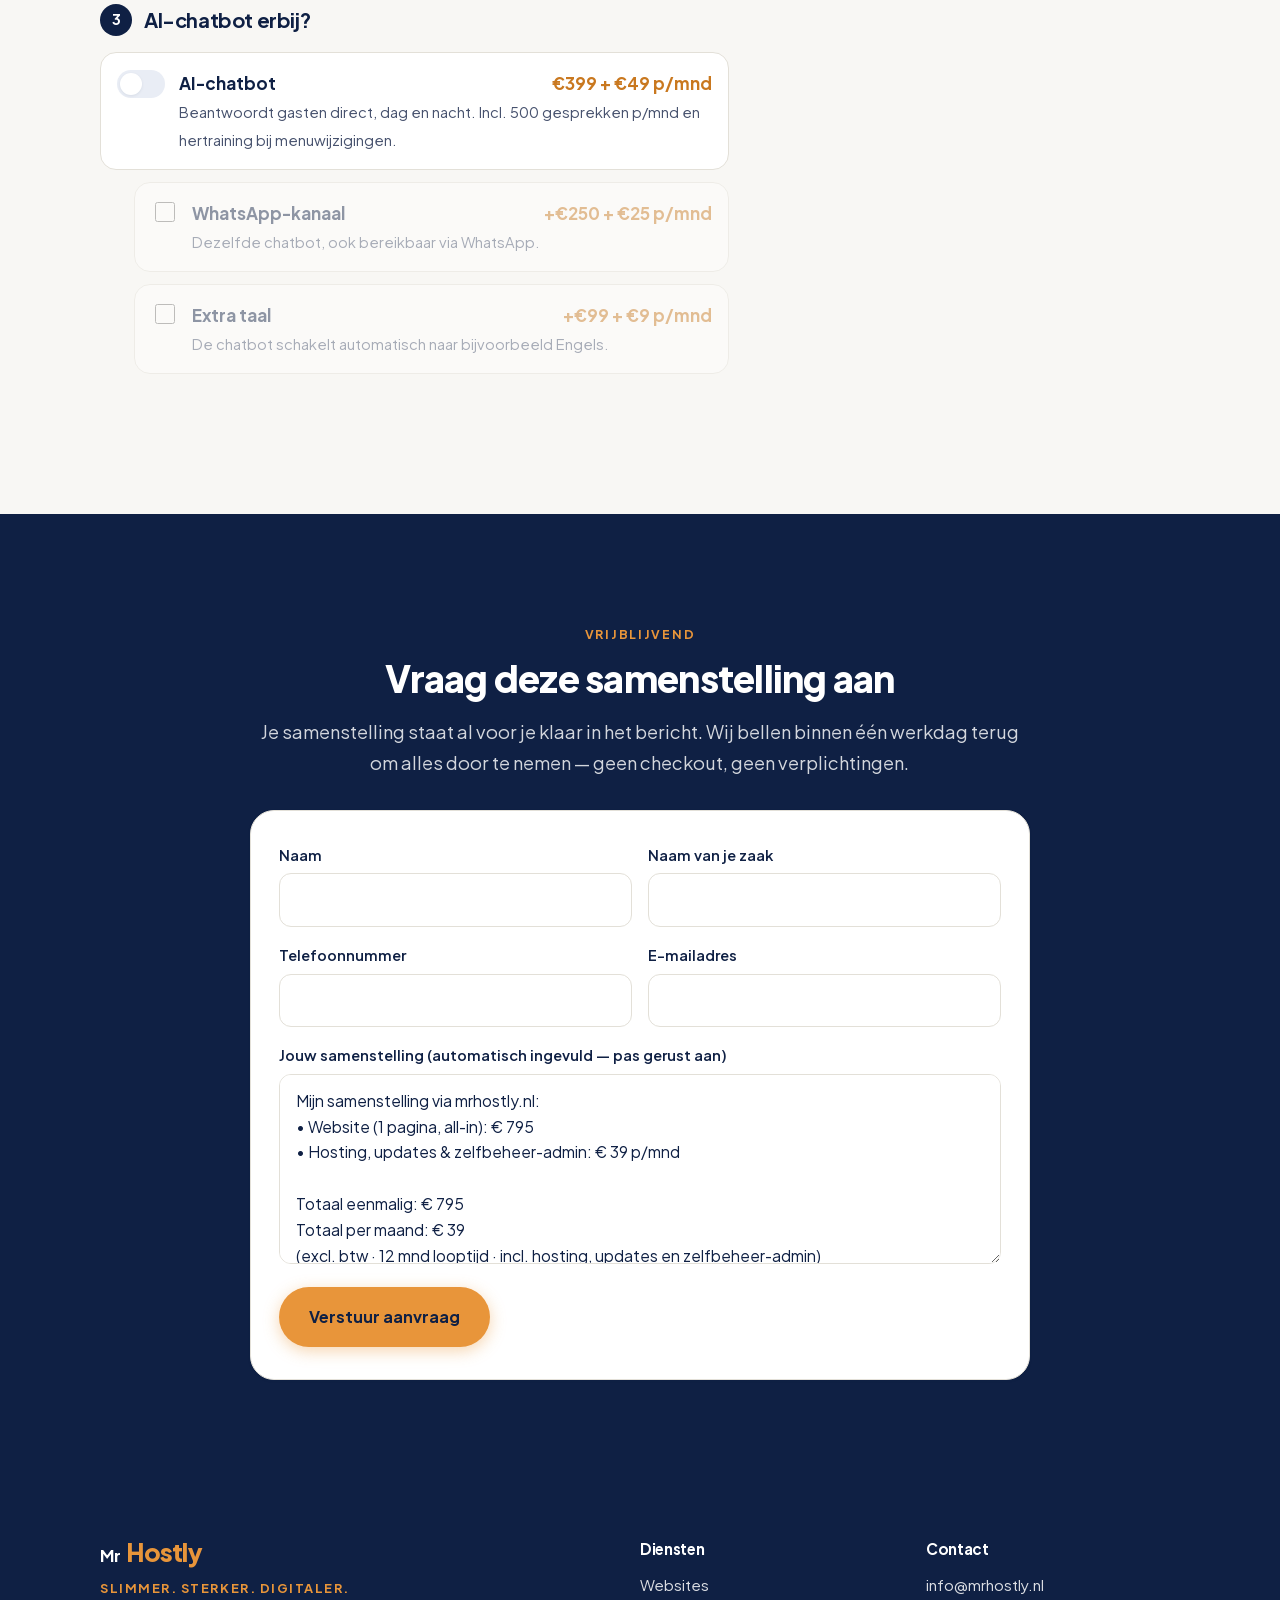
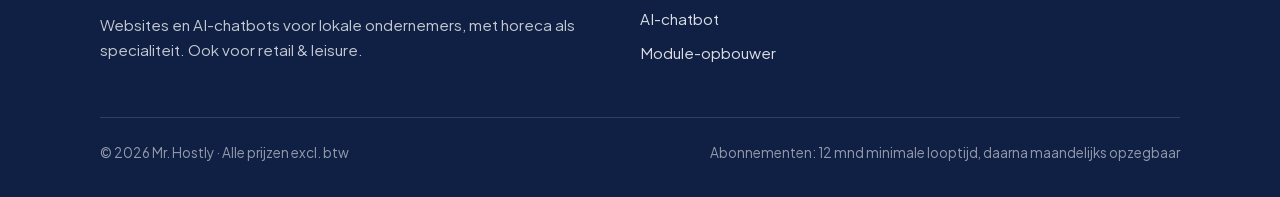
<file: samenstellen.html>
<!DOCTYPE html>
<html lang="nl">
<head>
  <meta charset="UTF-8">
  <meta name="viewport" content="width=device-width, initial-scale=1">
  <title>Stel je website zelf samen — directe prijs | Mr. Hostly</title>
  <meta name="description" content="Kies je pagina's, modules en AI-chatbot en zie direct wat het kost: één eenmalig bedrag en één maandbedrag, alles inbegrepen. Geen verrassingen, geen verplichtingen.">
  <link rel="canonical" href="https://mrhostly.nl/samenstellen.html">

  <meta property="og:type" content="website">
  <meta property="og:title" content="Stel je website zelf samen — directe prijs | Mr. Hostly">
  <meta property="og:description" content="Kies wat je nodig hebt en zie meteen de prijs. Eén eenmalig bedrag, één maandbedrag, alles inbegrepen.">
  <meta property="og:url" content="https://mrhostly.nl/samenstellen.html">
  <meta property="og:image" content="https://mrhostly.nl/assets/brand/og-image-1200x630.png">
  <meta property="og:image:width" content="1200">
  <meta property="og:image:height" content="630">
  <meta property="og:locale" content="nl_NL">

  <link rel="icon" type="image/svg+xml" href="/favicon/favicon.svg">
  <link rel="icon" type="image/png" sizes="32x32" href="/favicon/favicon-32.png">
  <link rel="icon" type="image/png" sizes="16x16" href="/favicon/favicon-16.png">
  <link rel="apple-touch-icon" sizes="180x180" href="/favicon/favicon-180.png">
  <link rel="manifest" href="/site.webmanifest">
  <meta name="theme-color" content="#0F2044">

  <link rel="preload" href="/assets/fonts/PlusJakartaSans-VariableWeight.woff2" as="font" type="font/woff2" crossorigin>
  <link rel="stylesheet" href="/assets/css/style.css">
</head>
<body>

<header class="site-header">
  <div class="wrap site-header__inner">
    <a class="logo" href="/" aria-label="Mr. Hostly — home">
      <span class="logo__mr">Mr</span><span class="logo__hostly">Hostly</span>
    </a>
    <nav class="nav" aria-label="Hoofdmenu">
      <a href="/websites.html">Websites</a>
      <a href="/chatbots.html">AI-chatbot</a>
      <a href="/samenstellen.html" aria-current="page">Stel zelf samen</a>
      <a href="/#over-ons">Over ons</a>
      <a class="btn btn--primary btn--sm" href="#aanvragen">Vraag samenstelling aan</a>
    </nav>
    <a class="nav-phone" href="#" data-phone-link aria-label="Bel Mr. Hostly">
      <svg width="19" height="19" viewBox="0 0 24 24" fill="none" stroke="currentColor" stroke-width="2" stroke-linecap="round" stroke-linejoin="round"><path d="M22 16.92v3a2 2 0 0 1-2.18 2 19.79 19.79 0 0 1-8.63-3.07 19.5 19.5 0 0 1-6-6 19.79 19.79 0 0 1-3.07-8.67A2 2 0 0 1 4.11 2h3a2 2 0 0 1 2 1.72c.127.96.361 1.903.7 2.81a2 2 0 0 1-.45 2.11L8.09 9.91a16 16 0 0 0 6 6l1.27-1.27a2 2 0 0 1 2.11-.45c.907.339 1.85.573 2.81.7A2 2 0 0 1 22 16.92z"/></svg>
    </a>
    <button class="nav-toggle" aria-label="Menu" aria-expanded="false"><span></span><span></span><span></span></button>
  </div>
</header>

<main>

  <section class="section" style="padding-top:48px;">
    <div class="wrap">
      <div class="center mb-4" style="max-width:720px; margin-left:auto; margin-right:auto;">
        <span class="kicker">Module-opbouwer</span>
        <h1 style="font-size:clamp(1.9rem,4.5vw,2.8rem);">Stel samen, zie direct de prijs</h1>
        <p class="lead">Kies wat je nodig hebt. Onderaan zie je altijd één eenmalig bedrag en één maandbedrag — alles inbegrepen, excl. btw. Aanvragen is vrijblijvend; betalen doe je hier nergens.</p>
      </div>

      <div class="builder" data-builder>
        <div>
          <!-- Stap 1 -->
          <div class="builder-step">
            <div class="builder-step__label">
              <span class="builder-step__num">1</span>
              <h3>Hoeveel pagina’s heb je nodig?</h3>
            </div>
            <p style="color:var(--ink-soft); font-size:0.95rem;">De one-pager (€795 all-in) is voor de meeste zaken genoeg. Elke extra pagina — bijvoorbeeld een aparte menukaart of vacaturepagina — kost €125.</p>
            <div class="range-row">
              <input type="range" id="b-pages" min="1" max="7" step="1" value="1" aria-label="Aantal pagina's">
              <output id="b-pages-out" for="b-pages">1 pagina</output>
            </div>
          </div>

          <!-- Stap 2 -->
          <div class="builder-step">
            <div class="builder-step__label">
              <span class="builder-step__num">2</span>
              <h3>Kies je modules</h3>
            </div>

            <label class="opt">
              <input type="checkbox" data-module value="fotogalerij">
              <span class="opt__body">
                <span class="opt__title">Fotogalerij <span class="opt__price">€99</span></span>
                <span class="opt__desc">Laat je zaak en je borden zien — foto’s verkopen beter dan woorden.</span>
              </span>
            </label>

            <label class="opt">
              <input type="checkbox" data-module value="galerijDrive">
              <span class="opt__body">
                <span class="opt__title">Galerij-koppeling met Google Drive <span class="opt__price">€19 p/mnd</span></span>
                <span class="opt__desc">Nieuwe foto’s in je Drive-map verschijnen vanzelf op je site.</span>
              </span>
            </label>

            <label class="opt">
              <input type="checkbox" data-module value="faq">
              <span class="opt__body">
                <span class="opt__title">FAQ-sectie <span class="opt__price">€99</span></span>
                <span class="opt__desc">Antwoorden op de vragen die je elke week aan de telefoon krijgt.</span>
              </span>
            </label>

            <label class="opt">
              <input type="checkbox" data-module value="meertalig">
              <span class="opt__body">
                <span class="opt__title">Meertalig <span class="opt__price">€199 + €9 p/mnd</span></span>
                <span class="opt__desc">Je site in een extra taal — wel zo gastvrij voor toeristen en expats.</span>
              </span>
            </label>

            <label class="opt">
              <input type="checkbox" data-module value="boeking">
              <span class="opt__body">
                <span class="opt__title">Boekingsintegratie <span class="opt__price">€99</span></span>
                <span class="opt__desc">Koppeling met het systeem dat je al gebruikt: Zenchef, Playtomic of Meet &amp; Play.</span>
              </span>
            </label>

            <label class="opt">
              <input type="checkbox" data-module value="bonnen">
              <span class="opt__body">
                <span class="opt__title">Bonnen &amp; arrangementen <span class="opt__price">€199</span></span>
                <span class="opt__desc">Verkoop cadeaubonnen en arrangementen rechtstreeks via je eigen site.</span>
              </span>
            </label>

            <label class="opt">
              <input type="checkbox" data-module value="geo">
              <span class="opt__body">
                <span class="opt__title">AI-vindbaarheid (GEO) <span class="opt__price">€249 + €19 p/mnd</span></span>
                <span class="opt__desc">Zorgt dat óók ChatGPT en andere AI-assistenten jouw zaak aanraden.</span>
              </span>
            </label>

            <label class="opt">
              <input type="checkbox" data-module value="rapportage">
              <span class="opt__body">
                <span class="opt__title">Maandrapportage <span class="opt__price">€15 p/mnd</span></span>
                <span class="opt__desc">Elke maand in gewone taal: hoeveel bezoekers en wat ze doen.</span>
              </span>
            </label>

            <label class="opt">
              <input type="checkbox" data-module value="onderhoudPlus">
              <span class="opt__body">
                <span class="opt__title">Onderhoud + zakelijke mail <span class="opt__price">€49 p/mnd i.p.v. €39</span></span>
                <span class="opt__desc">Professioneel mailadres op je eigen domein, bovenop het standaard onderhoud.</span>
              </span>
            </label>
          </div>

          <!-- Stap 3 -->
          <div class="builder-step">
            <div class="builder-step__label">
              <span class="builder-step__num">3</span>
              <h3>AI-chatbot erbij?</h3>
            </div>

            <label class="opt">
              <span class="switch"><input type="checkbox" id="b-chatbot"><i></i></span>
              <span class="opt__body">
                <span class="opt__title">AI-chatbot <span class="opt__price">€399 + €49 p/mnd</span></span>
                <span class="opt__desc">Beantwoordt gasten direct, dag en nacht. Incl. 500 gesprekken p/mnd en hertraining bij menuwijzigingen.</span>
              </span>
            </label>

            <label class="opt opt--sub" data-chatbot-sub>
              <input type="checkbox" id="b-whatsapp">
              <span class="opt__body">
                <span class="opt__title">WhatsApp-kanaal <span class="opt__price">+€250 + €25 p/mnd</span></span>
                <span class="opt__desc">Dezelfde chatbot, ook bereikbaar via WhatsApp.</span>
              </span>
            </label>

            <label class="opt opt--sub" data-chatbot-sub>
              <input type="checkbox" id="b-taal">
              <span class="opt__body">
                <span class="opt__title">Extra taal <span class="opt__price">+€99 + €9 p/mnd</span></span>
                <span class="opt__desc">De chatbot schakelt automatisch naar bijvoorbeeld Engels.</span>
              </span>
            </label>
          </div>
        </div>

        <!-- Samenvatting -->
        <aside class="builder-summary" aria-live="polite">
          <h3>Jouw samenstelling</h3>
          <div class="bundle-hint" data-bundle-hint>
            <span data-bundle-text></span>
            <button type="button" data-bundle-apply>Neem bundel over</button>
          </div>
          <ul class="builder-summary__lines" data-sum-lines></ul>
          <div class="builder-summary__totals">
            <div><small>Eenmalig</small><strong data-sum-once>€ 795</strong></div>
            <div><small>Per maand</small><strong data-sum-monthly>€ 39 p/mnd</strong></div>
          </div>
          <p class="builder-summary__note">12 mnd looptijd, alles inbegrepen — hosting, updates, admin. Prijzen excl. btw.</p>
          <a class="btn btn--primary" style="width:100%;" href="#aanvragen">Vraag deze samenstelling aan</a>
        </aside>
      </div>
    </div>
  </section>

  <!-- Aanvraag -->
  <section class="section section--navy" id="aanvragen">
    <div class="wrap" style="max-width:820px;">
      <div class="center mb-4">
        <span class="kicker">Vrijblijvend</span>
        <h2>Vraag deze samenstelling aan</h2>
        <p class="lead">Je samenstelling staat al voor je klaar in het bericht. Wij bellen binnen één werkdag terug om alles door te nemen — geen checkout, geen verplichtingen.</p>
      </div>
      <!-- [NEEDS INPUT] Formulier-backend koppelen (bv. Formspree/eigen endpoint); nu opent het de mail-app. -->
      <form class="card" action="mailto:info@mrhostly.nl" method="get" enctype="text/plain" data-request-form>
        <div class="form-grid">
          <div class="form-field">
            <label for="a-naam">Naam</label>
            <input id="a-naam" name="naam" type="text" autocomplete="name" required>
          </div>
          <div class="form-field">
            <label for="a-zaak">Naam van je zaak</label>
            <input id="a-zaak" name="zaak" type="text" autocomplete="organization">
          </div>
          <div class="form-field">
            <label for="a-tel">Telefoonnummer</label>
            <input id="a-tel" name="telefoon" type="tel" autocomplete="tel" required>
          </div>
          <div class="form-field">
            <label for="a-mail">E-mailadres</label>
            <input id="a-mail" name="email" type="email" autocomplete="email" required>
          </div>
          <div class="form-field form-field--full">
            <label for="aanvraag-samenstelling">Jouw samenstelling (automatisch ingevuld — pas gerust aan)</label>
            <textarea id="aanvraag-samenstelling" name="samenstelling" style="min-height:190px;"></textarea>
          </div>
        </div>
        <div class="mt-2" style="display:flex; flex-wrap:wrap; gap:12px; align-items:center;">
          <button class="btn btn--primary" type="submit">Verstuur aanvraag</button>
          <a class="btn btn--ghost" href="#" data-whatsapp-link data-request-whatsapp>Stuur via WhatsApp</a>
        </div>
      </form>
    </div>
  </section>

</main>

<!-- Sticky totaalbalk (mobiel) -->
<div class="builder-bar" data-builder-bar>
  <div class="builder-bar__amounts">
    <strong data-bar-once>€ 795</strong> + <strong data-bar-monthly>€ 39 p/mnd</strong>
    <small>12 mnd looptijd, alles inbegrepen — hosting, updates, admin</small>
  </div>
  <a class="btn btn--primary btn--sm" href="#aanvragen">Aanvragen</a>
</div>

<footer class="site-footer">
  <div class="wrap">
    <div class="site-footer__grid">
      <div>
        <a class="logo logo--dark" href="/"><span class="logo__mr">Mr</span><span class="logo__hostly">Hostly</span></a>
        <p class="site-footer__payoff">Slimmer. Sterker. Digitaler.</p>
        <p>Websites en AI-chatbots voor lokale ondernemers, met horeca als specialiteit. Ook voor retail &amp; leisure.</p>
      </div>
      <div>
        <h4>Diensten</h4>
        <ul>
          <li><a href="/websites.html">Websites</a></li>
          <li><a href="/chatbots.html">AI-chatbot</a></li>
          <li><a href="/samenstellen.html">Module-opbouwer</a></li>
        </ul>
      </div>
      <div>
        <h4>Contact</h4>
        <ul>
          <li><a href="#" data-email-link data-email-label>info@mrhostly.nl</a></li>
          <li><a href="#" data-phone-link data-phone-label>Bel ons</a></li>
          <li><a href="#" data-whatsapp-link>WhatsApp</a></li>
        </ul>
      </div>
    </div>
    <div class="site-footer__bottom">
      <span>© 2026 Mr. Hostly · Alle prijzen excl. btw</span>
      <span>Abonnementen: 12 mnd minimale looptijd, daarna maandelijks opzegbaar</span>
    </div>
  </div>
</footer>

<script src="/assets/js/main.js" defer></script>
<script src="/assets/js/opbouwer.js" defer></script>
</body>
</html>
</file>
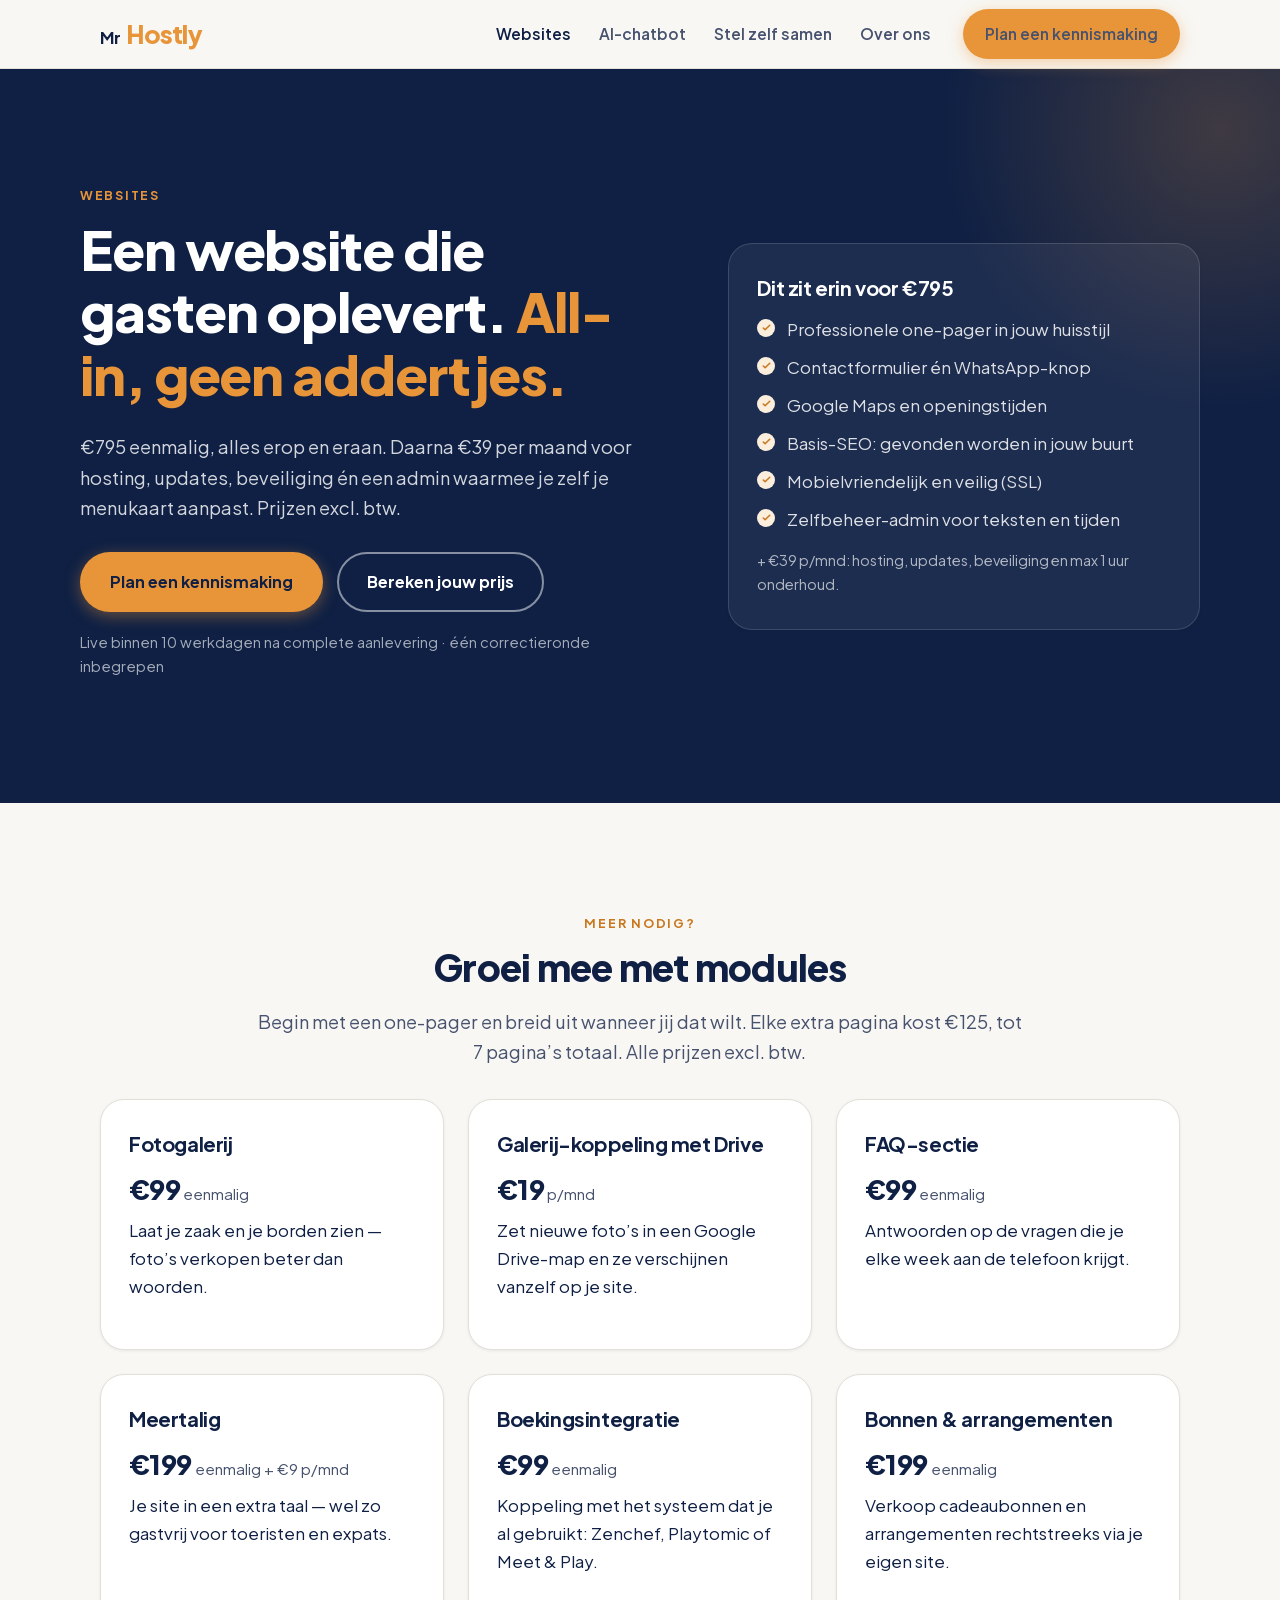
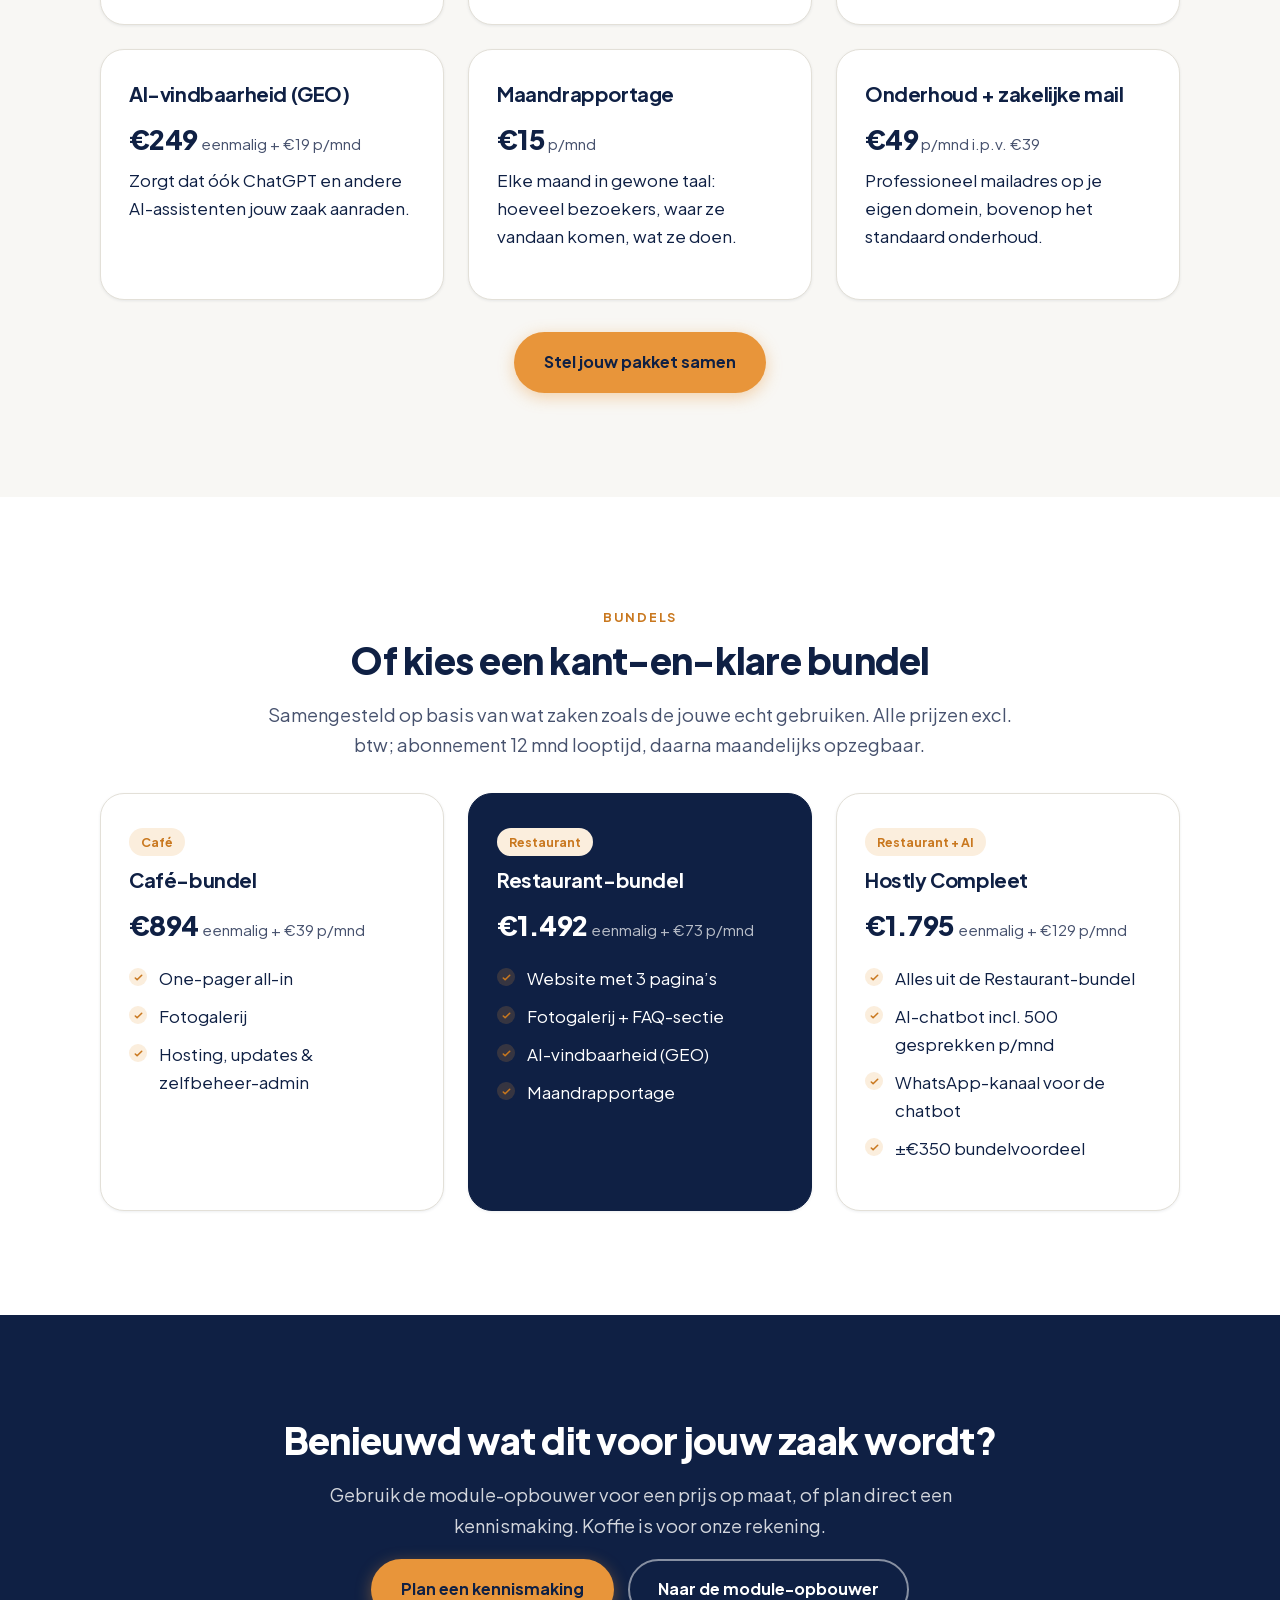
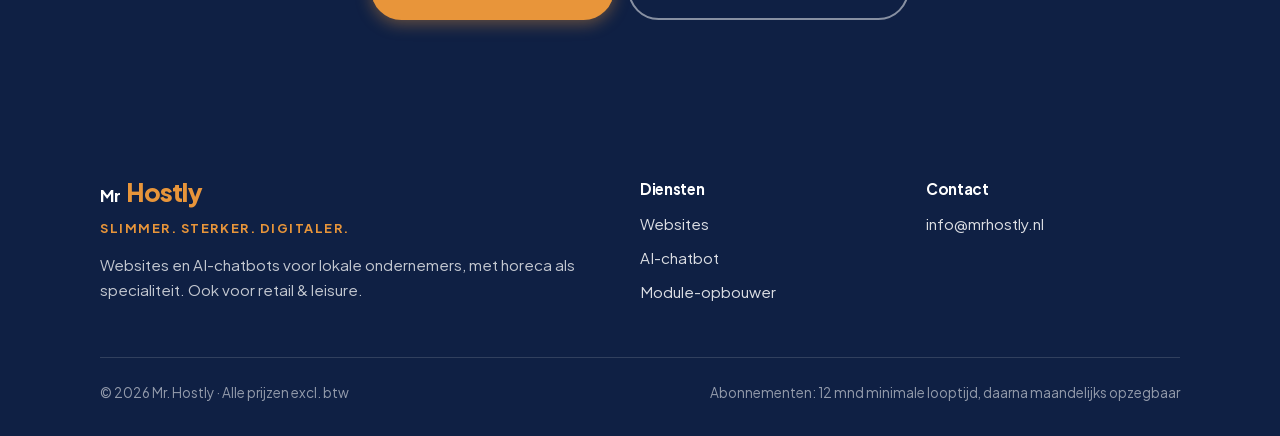
<file: websites.html>
<!DOCTYPE html>
<html lang="nl">
<head>
  <meta charset="UTF-8">
  <meta name="viewport" content="width=device-width, initial-scale=1">
  <!-- [NEEDS INPUT] Stad toevoegen zodra keuze Den Haag/Eindhoven vaststaat: "Website laten maken horeca [stad]" -->
  <title>Website laten maken voor horeca — all-in vanaf €795 | Mr. Hostly</title>
  <meta name="description" content="Horecawebsite all-in voor €795 eenmalig + €39 p/mnd: contactformulier, WhatsApp-knop, Google Maps, basis-SEO, SSL en zelfbeheer-admin. Live binnen 10 werkdagen na complete aanlevering.">
  <link rel="canonical" href="https://mrhostly.nl/websites.html">

  <meta property="og:type" content="website">
  <meta property="og:title" content="Website laten maken voor horeca — all-in vanaf €795 | Mr. Hostly">
  <meta property="og:description" content="Alles erop en eraan, één vast maandbedrag en een admin waarmee je je menukaart zelf aanpast. Zonder verrassingen.">
  <meta property="og:url" content="https://mrhostly.nl/websites.html">
  <meta property="og:image" content="https://mrhostly.nl/assets/brand/og-image-1200x630.png">
  <meta property="og:image:width" content="1200">
  <meta property="og:image:height" content="630">
  <meta property="og:locale" content="nl_NL">

  <link rel="icon" type="image/svg+xml" href="/favicon/favicon.svg">
  <link rel="icon" type="image/png" sizes="32x32" href="/favicon/favicon-32.png">
  <link rel="icon" type="image/png" sizes="16x16" href="/favicon/favicon-16.png">
  <link rel="apple-touch-icon" sizes="180x180" href="/favicon/favicon-180.png">
  <link rel="manifest" href="/site.webmanifest">
  <meta name="theme-color" content="#0F2044">

  <link rel="preload" href="/assets/fonts/PlusJakartaSans-VariableWeight.woff2" as="font" type="font/woff2" crossorigin>
  <link rel="stylesheet" href="/assets/css/style.css">

  <script type="application/ld+json">
  {
    "@context": "https://schema.org",
    "@type": "Service",
    "name": "Horecawebsite all-in",
    "serviceType": "Webdesign voor horeca",
    "provider": { "@id": "https://mrhostly.nl/#organisatie" },
    "areaServed": "Nederland",
    "offers": {
      "@type": "Offer",
      "price": "795",
      "priceCurrency": "EUR",
      "description": "One-pager all-in €795 eenmalig + €39 p/mnd (hosting, updates, beveiliging, zelfbeheer-admin, max 1 uur onderhoud p/mnd). Extra pagina €125. Prijzen excl. btw, 12 maanden minimale looptijd."
    }
  }
  </script>
</head>
<body>

<header class="site-header">
  <div class="wrap site-header__inner">
    <a class="logo" href="/" aria-label="Mr. Hostly — home">
      <span class="logo__mr">Mr</span><span class="logo__hostly">Hostly</span>
    </a>
    <nav class="nav" aria-label="Hoofdmenu">
      <a href="/websites.html" aria-current="page">Websites</a>
      <a href="/chatbots.html">AI-chatbot</a>
      <a href="/samenstellen.html">Stel zelf samen</a>
      <a href="/#over-ons">Over ons</a>
      <a class="btn btn--primary btn--sm" href="/#contact">Plan een kennismaking</a>
    </nav>
    <a class="nav-phone" href="#" data-phone-link aria-label="Bel Mr. Hostly">
      <svg width="19" height="19" viewBox="0 0 24 24" fill="none" stroke="currentColor" stroke-width="2" stroke-linecap="round" stroke-linejoin="round"><path d="M22 16.92v3a2 2 0 0 1-2.18 2 19.79 19.79 0 0 1-8.63-3.07 19.5 19.5 0 0 1-6-6 19.79 19.79 0 0 1-3.07-8.67A2 2 0 0 1 4.11 2h3a2 2 0 0 1 2 1.72c.127.96.361 1.903.7 2.81a2 2 0 0 1-.45 2.11L8.09 9.91a16 16 0 0 0 6 6l1.27-1.27a2 2 0 0 1 2.11-.45c.907.339 1.85.573 2.81.7A2 2 0 0 1 22 16.92z"/></svg>
    </a>
    <button class="nav-toggle" aria-label="Menu" aria-expanded="false"><span></span><span></span><span></span></button>
  </div>
</header>

<main>

  <section class="hero">
    <div class="wrap hero__inner">
      <div>
        <span class="kicker" style="color:var(--amber);">Websites</span>
        <h1>Een website die gasten oplevert. <em>All-in, geen addertjes.</em></h1>
        <p class="lead">€795 eenmalig, alles erop en eraan. Daarna €39 per maand voor hosting, updates, beveiliging én een admin waarmee je zelf je menukaart aanpast. Prijzen excl. btw.</p>
        <div class="hero__cta">
          <a class="btn btn--primary" href="/#contact">Plan een kennismaking</a>
          <a class="btn btn--ghost-light" href="/samenstellen.html">Bereken jouw prijs</a>
        </div>
        <p class="hero__note">Live binnen 10 werkdagen na complete aanlevering · één correctieronde inbegrepen</p>
      </div>
      <div class="card reveal" style="background:rgba(255,255,255,0.06); border-color:rgba(255,255,255,0.14); color:#fff;">
        <h3 style="color:#fff;">Dit zit erin voor €795</h3>
        <ul class="check-list" style="color:rgba(255,255,255,0.85);">
          <li>Professionele one-pager in jouw huisstijl</li>
          <li>Contactformulier én WhatsApp-knop</li>
          <li>Google Maps en openingstijden</li>
          <li>Basis-SEO: gevonden worden in jouw buurt</li>
          <li>Mobielvriendelijk en veilig (SSL)</li>
          <li>Zelfbeheer-admin voor teksten en tijden</li>
        </ul>
        <p style="color:rgba(255,255,255,0.65); font-size:0.9rem; margin:0;">+ €39 p/mnd: hosting, updates, beveiliging en max 1 uur onderhoud.</p>
      </div>
    </div>
  </section>

  <section class="section">
    <div class="wrap">
      <div class="center mb-4">
        <span class="kicker">Meer nodig?</span>
        <h2>Groei mee met modules</h2>
        <p class="lead">Begin met een one-pager en breid uit wanneer jij dat wilt. Elke extra pagina kost €125, tot 7 pagina’s totaal. Alle prijzen excl. btw.</p>
      </div>
      <div class="grid grid--3">
        <div class="card reveal">
          <h3>Fotogalerij</h3>
          <div class="price-line"><strong>€99</strong> <span>eenmalig</span></div>
          <p>Laat je zaak en je borden zien — foto’s verkopen beter dan woorden.</p>
        </div>
        <div class="card reveal">
          <h3>Galerij-koppeling met Drive</h3>
          <div class="price-line"><strong>€19</strong> <span>p/mnd</span></div>
          <p>Zet nieuwe foto’s in een Google Drive-map en ze verschijnen vanzelf op je site.</p>
        </div>
        <div class="card reveal">
          <h3>FAQ-sectie</h3>
          <div class="price-line"><strong>€99</strong> <span>eenmalig</span></div>
          <p>Antwoorden op de vragen die je elke week aan de telefoon krijgt.</p>
        </div>
        <div class="card reveal">
          <h3>Meertalig</h3>
          <div class="price-line"><strong>€199</strong> <span>eenmalig + €9 p/mnd</span></div>
          <p>Je site in een extra taal — wel zo gastvrij voor toeristen en expats.</p>
        </div>
        <div class="card reveal">
          <h3>Boekingsintegratie</h3>
          <div class="price-line"><strong>€99</strong> <span>eenmalig</span></div>
          <p>Koppeling met het systeem dat je al gebruikt: Zenchef, Playtomic of Meet &amp; Play.</p>
        </div>
        <div class="card reveal">
          <h3>Bonnen &amp; arrangementen</h3>
          <div class="price-line"><strong>€199</strong> <span>eenmalig</span></div>
          <p>Verkoop cadeaubonnen en arrangementen rechtstreeks via je eigen site.</p>
        </div>
        <div class="card reveal">
          <h3>AI-vindbaarheid (GEO)</h3>
          <div class="price-line"><strong>€249</strong> <span>eenmalig + €19 p/mnd</span></div>
          <p>Zorgt dat óók ChatGPT en andere AI-assistenten jouw zaak aanraden.</p>
        </div>
        <div class="card reveal">
          <h3>Maandrapportage</h3>
          <div class="price-line"><strong>€15</strong> <span>p/mnd</span></div>
          <p>Elke maand in gewone taal: hoeveel bezoekers, waar ze vandaan komen, wat ze doen.</p>
        </div>
        <div class="card reveal">
          <h3>Onderhoud + zakelijke mail</h3>
          <div class="price-line"><strong>€49</strong> <span>p/mnd i.p.v. €39</span></div>
          <p>Professioneel mailadres op je eigen domein, bovenop het standaard onderhoud.</p>
        </div>
      </div>
      <div class="center mt-4">
        <a class="btn btn--primary" href="/samenstellen.html">Stel jouw pakket samen</a>
      </div>
    </div>
  </section>

  <section class="section section--white">
    <div class="wrap">
      <div class="center mb-4">
        <span class="kicker">Bundels</span>
        <h2>Of kies een kant-en-klare bundel</h2>
        <p class="lead">Samengesteld op basis van wat zaken zoals de jouwe echt gebruiken. Alle prijzen excl. btw; abonnement 12 mnd looptijd, daarna maandelijks opzegbaar.</p>
      </div>
      <div class="grid grid--3">
        <div class="card reveal">
          <span class="badge">Café</span>
          <h3>Café-bundel</h3>
          <div class="price-line"><strong>€894</strong> <span>eenmalig + €39 p/mnd</span></div>
          <ul class="check-list">
            <li>One-pager all-in</li>
            <li>Fotogalerij</li>
            <li>Hosting, updates &amp; zelfbeheer-admin</li>
          </ul>
        </div>
        <div class="card card--navy reveal">
          <span class="badge">Restaurant</span>
          <h3>Restaurant-bundel</h3>
          <div class="price-line"><strong>€1.492</strong> <span>eenmalig + €73 p/mnd</span></div>
          <ul class="check-list">
            <li>Website met 3 pagina’s</li>
            <li>Fotogalerij + FAQ-sectie</li>
            <li>AI-vindbaarheid (GEO)</li>
            <li>Maandrapportage</li>
          </ul>
        </div>
        <div class="card reveal">
          <span class="badge">Restaurant + AI</span>
          <h3>Hostly Compleet</h3>
          <div class="price-line"><strong>€1.795</strong> <span>eenmalig + €129 p/mnd</span></div>
          <ul class="check-list">
            <li>Alles uit de Restaurant-bundel</li>
            <li>AI-chatbot incl. 500 gesprekken p/mnd</li>
            <li>WhatsApp-kanaal voor de chatbot</li>
            <li>±€350 bundelvoordeel</li>
          </ul>
        </div>
      </div>
    </div>
  </section>

  <section class="section section--navy">
    <div class="wrap center" style="max-width:760px;">
      <h2>Benieuwd wat dit voor jouw zaak wordt?</h2>
      <p class="lead">Gebruik de module-opbouwer voor een prijs op maat, of plan direct een kennismaking. Koffie is voor onze rekening.</p>
      <div class="hero__cta" style="justify-content:center;">
        <a class="btn btn--primary" href="/#contact">Plan een kennismaking</a>
        <a class="btn btn--ghost-light" href="/samenstellen.html">Naar de module-opbouwer</a>
      </div>
    </div>
  </section>

</main>

<footer class="site-footer">
  <div class="wrap">
    <div class="site-footer__grid">
      <div>
        <a class="logo logo--dark" href="/"><span class="logo__mr">Mr</span><span class="logo__hostly">Hostly</span></a>
        <p class="site-footer__payoff">Slimmer. Sterker. Digitaler.</p>
        <p>Websites en AI-chatbots voor lokale ondernemers, met horeca als specialiteit. Ook voor retail &amp; leisure.</p>
      </div>
      <div>
        <h4>Diensten</h4>
        <ul>
          <li><a href="/websites.html">Websites</a></li>
          <li><a href="/chatbots.html">AI-chatbot</a></li>
          <li><a href="/samenstellen.html">Module-opbouwer</a></li>
        </ul>
      </div>
      <div>
        <h4>Contact</h4>
        <ul>
          <li><a href="#" data-email-link data-email-label>info@mrhostly.nl</a></li>
          <li><a href="#" data-phone-link data-phone-label>Bel ons</a></li>
          <li><a href="#" data-whatsapp-link>WhatsApp</a></li>
        </ul>
      </div>
    </div>
    <div class="site-footer__bottom">
      <span>© 2026 Mr. Hostly · Alle prijzen excl. btw</span>
      <span>Abonnementen: 12 mnd minimale looptijd, daarna maandelijks opzegbaar</span>
    </div>
  </div>
</footer>

<script src="/assets/js/main.js" defer></script>
</body>
</html>
</file>
<file: assets/css/style.css>
/* ==========================================================================
   Mr. Hostly — mrhostly.nl
   Slimmer. Sterker. Digitaler.
   ========================================================================== */

@font-face {
  font-family: 'Plus Jakarta Sans';
  src: url('../fonts/PlusJakartaSans-VariableWeight.woff2') format('woff2-variations');
  font-weight: 200 800;
  font-style: normal;
  font-display: swap;
}

:root {
  --navy: #0F2044;
  --navy-soft: #1B3260;
  --navy-tint: #E9EDF5;
  --amber: #E8953A;
  --amber-dark: #C9781F;
  --amber-tint: #FBEEDD;
  --paper: #F8F7F4;
  --white: #FFFFFF;
  --ink: #0F2044;
  --ink-soft: #47526E;
  --line: #E3E0D8;
  --ok: #2E7D4F;
  --radius: 16px;
  --radius-lg: 24px;
  --shadow-sm: 0 1px 3px rgba(15, 32, 68, 0.08);
  --shadow-md: 0 6px 24px rgba(15, 32, 68, 0.10);
  --shadow-lg: 0 16px 48px rgba(15, 32, 68, 0.16);
  --wrap: 1120px;
  --font: 'Plus Jakarta Sans', system-ui, -apple-system, 'Segoe UI', sans-serif;
}

*, *::before, *::after { box-sizing: border-box; }

html { scroll-behavior: smooth; }

body {
  margin: 0;
  font-family: var(--font);
  font-size: 17px;
  line-height: 1.65;
  color: var(--ink);
  background: var(--paper);
  -webkit-font-smoothing: antialiased;
  text-rendering: optimizeLegibility;
}

img, svg { max-width: 100%; height: auto; display: block; }

h1, h2, h3, h4 { line-height: 1.15; margin: 0 0 0.5em; letter-spacing: -0.02em; }
h1 { font-size: clamp(2.1rem, 5.5vw, 3.4rem); font-weight: 800; }
h2 { font-size: clamp(1.6rem, 3.6vw, 2.3rem); font-weight: 800; }
h3 { font-size: 1.25rem; font-weight: 700; }
p { margin: 0 0 1em; }
a { color: var(--navy); }
strong { font-weight: 700; }

.wrap { max-width: var(--wrap); margin: 0 auto; padding: 0 20px; }

.section { padding: clamp(56px, 9vw, 104px) 0; }
.section--navy { background: var(--navy); color: var(--white); }
.section--navy h2, .section--navy h3 { color: var(--white); }
.section--white { background: var(--white); }

.kicker {
  display: inline-block;
  font-size: 0.78rem;
  font-weight: 700;
  letter-spacing: 0.14em;
  text-transform: uppercase;
  color: var(--amber-dark);
  margin-bottom: 12px;
}
.section--navy .kicker { color: var(--amber); }

.lead { font-size: 1.15rem; color: var(--ink-soft); max-width: 42em; }
.section--navy .lead { color: rgba(255, 255, 255, 0.82); }

/* --------------------------------------------------------------------------
   Buttons
   -------------------------------------------------------------------------- */
.btn {
  display: inline-flex;
  align-items: center;
  justify-content: center;
  gap: 10px;
  padding: 15px 28px;
  border-radius: 999px;
  border: 2px solid transparent;
  font: inherit;
  font-size: 1rem;
  font-weight: 700;
  text-decoration: none;
  cursor: pointer;
  transition: transform 0.15s ease, box-shadow 0.15s ease, background 0.15s ease;
}
.btn:active { transform: translateY(1px); }

.btn--primary {
  background: var(--amber);
  color: var(--navy);
  box-shadow: 0 4px 16px rgba(232, 149, 58, 0.4);
}
.btn--primary:hover { background: #F0A252; box-shadow: 0 6px 24px rgba(232, 149, 58, 0.5); }

.btn--ghost {
  background: transparent;
  color: var(--navy);
  border-color: var(--navy);
}
.btn--ghost:hover { background: var(--navy-tint); }

.section--navy .btn--ghost,
.btn--ghost-light {
  color: var(--white);
  border-color: rgba(255, 255, 255, 0.5);
  background: transparent;
}
.section--navy .btn--ghost:hover, .btn--ghost-light:hover { background: rgba(255, 255, 255, 0.1); }

.btn--sm { padding: 10px 20px; font-size: 0.92rem; }

/* --------------------------------------------------------------------------
   Header
   -------------------------------------------------------------------------- */
.site-header {
  position: sticky;
  top: 0;
  z-index: 60;
  background: rgba(248, 247, 244, 0.92);
  backdrop-filter: blur(10px);
  border-bottom: 1px solid var(--line);
}
.site-header__inner {
  display: flex;
  align-items: center;
  justify-content: space-between;
  gap: 16px;
  min-height: 68px;
}

.logo {
  display: inline-flex;
  align-items: baseline;
  gap: 6px;
  text-decoration: none;
  line-height: 1;
  white-space: nowrap;
}
.logo__mr { font-weight: 700; font-size: 1.05rem; color: var(--navy); letter-spacing: -0.02em; }
.logo__hostly { font-weight: 800; font-size: 1.55rem; color: var(--amber); letter-spacing: -0.03em; }
.logo--dark .logo__mr { color: var(--white); }

.nav { display: flex; align-items: center; gap: 28px; }
.nav a {
  text-decoration: none;
  font-weight: 600;
  font-size: 0.98rem;
  color: var(--ink-soft);
}
.nav a:hover, .nav a[aria-current="page"] { color: var(--navy); }
.nav .btn { margin-left: 4px; }

.nav-phone {
  display: none;
  align-items: center;
  justify-content: center;
  width: 44px;
  height: 44px;
  border-radius: 999px;
  background: var(--navy);
  color: var(--white);
}

.nav-toggle {
  display: none;
  width: 44px;
  height: 44px;
  border: 0;
  background: none;
  cursor: pointer;
  padding: 10px;
}
.nav-toggle span {
  display: block;
  height: 2.5px;
  background: var(--navy);
  border-radius: 2px;
  margin: 5px 0;
  transition: transform 0.2s ease, opacity 0.2s ease;
}
.nav-open .nav-toggle span:nth-child(1) { transform: translateY(7.5px) rotate(45deg); }
.nav-open .nav-toggle span:nth-child(2) { opacity: 0; }
.nav-open .nav-toggle span:nth-child(3) { transform: translateY(-7.5px) rotate(-45deg); }

@media (max-width: 860px) {
  .nav {
    position: absolute;
    top: 100%;
    left: 0;
    right: 0;
    flex-direction: column;
    align-items: stretch;
    gap: 0;
    background: var(--paper);
    border-bottom: 1px solid var(--line);
    padding: 8px 20px 20px;
    display: none;
  }
  .nav-open .nav { display: flex; }
  .nav a { padding: 12px 4px; border-bottom: 1px solid var(--line); }
  .nav a:last-of-type { border-bottom: 0; }
  .nav .btn { margin: 12px 0 0; }
  .nav-toggle { display: block; }
  .nav-phone { display: inline-flex; }
}

/* --------------------------------------------------------------------------
   Hero
   -------------------------------------------------------------------------- */
.hero {
  background: var(--navy);
  color: var(--white);
  overflow: hidden;
  position: relative;
}
.hero::after {
  content: '';
  position: absolute;
  right: -220px;
  top: -220px;
  width: 560px;
  height: 560px;
  border-radius: 50%;
  background: radial-gradient(closest-side, rgba(232, 149, 58, 0.22), transparent);
  pointer-events: none;
}
.hero__inner {
  display: grid;
  grid-template-columns: minmax(0, 1.1fr) minmax(0, 0.9fr);
  gap: clamp(32px, 6vw, 72px);
  align-items: center;
  padding: clamp(56px, 9vw, 110px) 0;
  position: relative;
  z-index: 1;
}
.hero h1 { color: var(--white); }
.hero h1 em { font-style: normal; color: var(--amber); }
.hero .lead { color: rgba(255, 255, 255, 0.82); margin-bottom: 28px; }
.hero__cta { display: flex; flex-wrap: wrap; gap: 14px; align-items: center; }
.hero__note { margin-top: 18px; font-size: 0.92rem; color: rgba(255, 255, 255, 0.62); }

@media (max-width: 860px) {
  .hero__inner { grid-template-columns: 1fr; }
}

/* --------------------------------------------------------------------------
   Chatbot demo mockup
   -------------------------------------------------------------------------- */
.phone-mock {
  width: min(340px, 100%);
  margin: 0 auto;
  background: #0B1830;
  border: 1px solid rgba(255, 255, 255, 0.14);
  border-radius: 36px;
  padding: 14px;
  box-shadow: var(--shadow-lg);
}
.phone-mock__screen {
  background: var(--paper);
  border-radius: 24px;
  overflow: hidden;
  display: flex;
  flex-direction: column;
  height: 480px;
}
.chat-head {
  display: flex;
  align-items: center;
  gap: 10px;
  padding: 12px 14px;
  background: var(--navy);
  color: var(--white);
}
.chat-head img { width: 34px; height: 34px; border-radius: 10px; }
.chat-head__name { font-weight: 700; font-size: 0.92rem; line-height: 1.2; }
.chat-head__status { font-size: 0.74rem; color: #8FE3AE; }
.chat-body {
  flex: 1;
  padding: 14px;
  display: flex;
  flex-direction: column;
  gap: 10px;
  overflow: hidden;
  justify-content: flex-end;
}
.chat-msg {
  max-width: 82%;
  padding: 10px 14px;
  border-radius: 16px;
  font-size: 0.9rem;
  line-height: 1.45;
  opacity: 0;
  transform: translateY(8px);
  animation: chat-in 0.35s ease forwards;
}
.chat-msg--guest {
  align-self: flex-end;
  background: var(--navy);
  color: var(--white);
  border-bottom-right-radius: 4px;
}
.chat-msg--bot {
  align-self: flex-start;
  background: var(--white);
  color: var(--ink);
  border: 1px solid var(--line);
  border-bottom-left-radius: 4px;
}
.chat-typing {
  align-self: flex-start;
  display: none;
  gap: 4px;
  padding: 12px 16px;
  background: var(--white);
  border: 1px solid var(--line);
  border-radius: 16px;
  border-bottom-left-radius: 4px;
}
.chat-typing.is-on { display: inline-flex; }
.chat-typing i {
  width: 7px;
  height: 7px;
  border-radius: 50%;
  background: var(--ink-soft);
  animation: blink 1s infinite;
}
.chat-typing i:nth-child(2) { animation-delay: 0.18s; }
.chat-typing i:nth-child(3) { animation-delay: 0.36s; }
@keyframes blink { 0%, 60%, 100% { opacity: 0.25; } 30% { opacity: 1; } }
@keyframes chat-in { to { opacity: 1; transform: none; } }
.chat-input {
  display: flex;
  gap: 8px;
  padding: 10px 12px;
  background: var(--white);
  border-top: 1px solid var(--line);
}
.chat-input span {
  flex: 1;
  font-size: 0.85rem;
  color: var(--ink-soft);
  background: var(--paper);
  border-radius: 999px;
  padding: 9px 16px;
}
.chat-input b {
  width: 38px;
  height: 38px;
  border-radius: 50%;
  background: var(--amber);
  color: var(--navy);
  display: grid;
  place-items: center;
  font-size: 1rem;
}

/* --------------------------------------------------------------------------
   Cards & grids
   -------------------------------------------------------------------------- */
.grid { display: grid; gap: 24px; }
.grid--2 { grid-template-columns: repeat(2, minmax(0, 1fr)); }
.grid--3 { grid-template-columns: repeat(3, minmax(0, 1fr)); }
.grid--4 { grid-template-columns: repeat(4, minmax(0, 1fr)); }
@media (max-width: 960px) {
  .grid--3, .grid--4 { grid-template-columns: repeat(2, minmax(0, 1fr)); }
}
@media (max-width: 640px) {
  .grid--2, .grid--3, .grid--4 { grid-template-columns: 1fr; }
}

.card {
  background: var(--white);
  border: 1px solid var(--line);
  border-radius: var(--radius-lg);
  padding: 32px 28px;
  box-shadow: var(--shadow-sm);
  color: var(--ink); /* blijft leesbaar, ook binnen .section--navy */
}
.card h3 { color: var(--ink); }
.card--navy {
  background: var(--navy);
  border-color: var(--navy);
  color: var(--white);
}
.card--navy h3 { color: var(--white); }
.card--navy p { color: rgba(255, 255, 255, 0.82); }

.card__icon {
  width: 52px;
  height: 52px;
  border-radius: 14px;
  background: var(--amber-tint);
  color: var(--amber-dark);
  display: grid;
  place-items: center;
  margin-bottom: 18px;
}
.card--navy .card__icon { background: rgba(232, 149, 58, 0.18); color: var(--amber); }

.price-line { margin: 12px 0 4px; }
.price-line strong { font-size: 1.7rem; font-weight: 800; letter-spacing: -0.02em; }
.price-line span { color: var(--ink-soft); font-size: 0.95rem; }
.card--navy .price-line span { color: rgba(255, 255, 255, 0.7); }

.check-list { list-style: none; margin: 16px 0; padding: 0; }
.check-list li {
  padding-left: 30px;
  position: relative;
  margin-bottom: 10px;
}
.check-list li::before {
  content: '';
  position: absolute;
  left: 0;
  top: 4px;
  width: 18px;
  height: 18px;
  border-radius: 50%;
  background: var(--amber-tint) url("data:image/svg+xml,%3Csvg xmlns='http://www.w3.org/2000/svg' viewBox='0 0 24 24' fill='none' stroke='%23C9781F' stroke-width='3.4' stroke-linecap='round' stroke-linejoin='round'%3E%3Cpath d='M5 13l4 4L19 7'/%3E%3C/svg%3E") center / 11px no-repeat;
}
.card--navy .check-list li::before,
.section--navy .check-list li::before {
  background-color: rgba(232, 149, 58, 0.18);
}

/* --------------------------------------------------------------------------
   Steps / USP strip
   -------------------------------------------------------------------------- */
.usp-strip {
  display: grid;
  grid-template-columns: repeat(3, minmax(0, 1fr));
  gap: 16px;
  padding: 20px 0;
}
.usp-strip div {
  display: flex;
  align-items: center;
  gap: 12px;
  font-weight: 600;
  font-size: 0.95rem;
}
.usp-strip svg { flex: none; color: var(--amber-dark); }
@media (max-width: 760px) {
  .usp-strip { grid-template-columns: 1fr; gap: 10px; }
}

/* --------------------------------------------------------------------------
   Module-opbouwer
   -------------------------------------------------------------------------- */
.builder { display: grid; grid-template-columns: minmax(0, 1.5fr) minmax(0, 1fr); gap: 32px; align-items: start; }
@media (max-width: 960px) { .builder { grid-template-columns: 1fr; } }

.builder-step { margin-bottom: 36px; }
.builder-step__label {
  display: flex;
  align-items: center;
  gap: 12px;
  margin-bottom: 16px;
}
.builder-step__num {
  width: 32px;
  height: 32px;
  flex: none;
  border-radius: 50%;
  background: var(--navy);
  color: var(--white);
  font-weight: 700;
  font-size: 0.9rem;
  display: grid;
  place-items: center;
}
.builder-step__label h3 { margin: 0; }

.range-row { display: flex; align-items: center; gap: 20px; }
.range-row output {
  min-width: 120px;
  font-weight: 800;
  font-size: 1.3rem;
  text-align: right;
  white-space: nowrap;
}
.range-row output small { display: block; font-weight: 600; font-size: 0.78rem; color: var(--ink-soft); }

input[type="range"] {
  flex: 1;
  appearance: none;
  -webkit-appearance: none;
  height: 8px;
  border-radius: 999px;
  background: var(--navy-tint);
  outline: none;
}
input[type="range"]::-webkit-slider-thumb {
  appearance: none;
  -webkit-appearance: none;
  width: 26px;
  height: 26px;
  border-radius: 50%;
  background: var(--amber);
  border: 3px solid var(--white);
  box-shadow: var(--shadow-md);
  cursor: pointer;
}
input[type="range"]::-moz-range-thumb {
  width: 22px;
  height: 22px;
  border-radius: 50%;
  background: var(--amber);
  border: 3px solid var(--white);
  box-shadow: var(--shadow-md);
  cursor: pointer;
}

.opt {
  display: flex;
  align-items: flex-start;
  gap: 14px;
  padding: 16px;
  border: 1.5px solid var(--line);
  border-radius: var(--radius);
  background: var(--white);
  cursor: pointer;
  transition: border-color 0.15s ease, box-shadow 0.15s ease;
  margin-bottom: 12px;
}
.opt:hover { border-color: var(--amber); }
.opt.is-checked { border-color: var(--amber); box-shadow: 0 0 0 3px rgba(232, 149, 58, 0.18); }
.opt input {
  width: 20px;
  height: 20px;
  margin-top: 3px;
  accent-color: var(--amber-dark);
  flex: none;
}
.opt__body { flex: 1; }
.opt__title { font-weight: 700; display: flex; flex-wrap: wrap; gap: 6px 12px; justify-content: space-between; }
.opt__price { color: var(--amber-dark); white-space: nowrap; font-weight: 700; }
.opt__desc { font-size: 0.92rem; color: var(--ink-soft); margin: 2px 0 0; }
.opt--sub { margin-left: 34px; }
.opt--disabled { opacity: 0.45; pointer-events: none; }

.switch { position: relative; width: 48px; height: 28px; flex: none; margin-top: 1px; }
.switch input { position: absolute; opacity: 0; width: 100%; height: 100%; margin: 0; cursor: pointer; }
.switch i {
  position: absolute;
  inset: 0;
  border-radius: 999px;
  background: var(--navy-tint);
  transition: background 0.15s ease;
  pointer-events: none;
}
.switch i::after {
  content: '';
  position: absolute;
  top: 3px;
  left: 3px;
  width: 22px;
  height: 22px;
  border-radius: 50%;
  background: var(--white);
  box-shadow: var(--shadow-sm);
  transition: transform 0.15s ease;
}
.switch input:checked + i { background: var(--amber); }
.switch input:checked + i::after { transform: translateX(20px); }

/* Summary panel */
.builder-summary {
  position: sticky;
  top: 92px;
  background: var(--navy);
  color: var(--white);
  border-radius: var(--radius-lg);
  padding: 28px;
  box-shadow: var(--shadow-lg);
}
.builder-summary h3 { color: var(--white); }
.builder-summary__lines { list-style: none; margin: 0 0 18px; padding: 0; font-size: 0.92rem; }
.builder-summary__lines li {
  display: flex;
  justify-content: space-between;
  gap: 12px;
  padding: 7px 0;
  border-bottom: 1px dashed rgba(255, 255, 255, 0.16);
  color: rgba(255, 255, 255, 0.85);
}
.builder-summary__lines li span:last-child { white-space: nowrap; font-weight: 600; }
.builder-summary__totals { display: grid; grid-template-columns: 1fr 1fr; gap: 12px; margin-bottom: 14px; }
.builder-summary__totals > div {
  background: rgba(255, 255, 255, 0.07);
  border: 1px solid rgba(255, 255, 255, 0.12);
  border-radius: var(--radius);
  padding: 14px;
}
.builder-summary__totals small { display: block; font-size: 0.75rem; color: rgba(255, 255, 255, 0.65); letter-spacing: 0.06em; text-transform: uppercase; font-weight: 700; }
.builder-summary__totals strong { font-size: 1.5rem; font-weight: 800; letter-spacing: -0.02em; }
.builder-summary__note { font-size: 0.83rem; color: rgba(255, 255, 255, 0.65); margin-bottom: 18px; }

.bundle-hint {
  display: none;
  background: var(--amber-tint);
  color: var(--navy);
  border-radius: var(--radius);
  padding: 14px 16px;
  font-size: 0.92rem;
  margin-bottom: 16px;
}
.bundle-hint.is-on { display: block; }
.bundle-hint strong { color: var(--amber-dark); }
.bundle-hint button {
  margin-top: 8px;
  border: 0;
  background: var(--navy);
  color: var(--white);
  font: inherit;
  font-weight: 700;
  font-size: 0.88rem;
  padding: 8px 16px;
  border-radius: 999px;
  cursor: pointer;
}

/* Sticky mobile total bar */
.builder-bar {
  position: fixed;
  left: 0;
  right: 0;
  bottom: 0;
  z-index: 50;
  background: var(--navy);
  color: var(--white);
  padding: 10px 16px calc(10px + env(safe-area-inset-bottom));
  display: none;
  align-items: center;
  justify-content: space-between;
  gap: 12px;
  box-shadow: 0 -8px 24px rgba(15, 32, 68, 0.3);
}
.builder-bar__amounts { line-height: 1.25; }
.builder-bar__amounts strong { font-size: 1.05rem; font-weight: 800; }
.builder-bar__amounts small { display: block; font-size: 0.72rem; color: rgba(255, 255, 255, 0.65); }
@media (max-width: 960px) {
  .builder-bar.is-on { display: flex; }
  body.has-builder { padding-bottom: 84px; }
  .builder-summary { position: static; }
}

/* --------------------------------------------------------------------------
   ROI calculator
   -------------------------------------------------------------------------- */
.roi { display: grid; grid-template-columns: minmax(0, 1.2fr) minmax(0, 1fr); gap: 32px; align-items: start; }
@media (max-width: 960px) { .roi { grid-template-columns: 1fr; } }
.roi-field { margin-bottom: 22px; }
.roi-field label { display: flex; justify-content: space-between; gap: 12px; font-weight: 600; font-size: 0.95rem; margin-bottom: 8px; }
.roi-field label output { font-weight: 800; color: var(--amber-dark); white-space: nowrap; }
.roi-result {
  background: var(--white);
  border: 1px solid var(--line);
  border-radius: var(--radius-lg);
  padding: 28px;
  box-shadow: var(--shadow-md);
}
.roi-result__num { font-size: 2.2rem; font-weight: 800; letter-spacing: -0.02em; color: var(--navy); }
.roi-result__num span { font-size: 1rem; font-weight: 600; color: var(--ink-soft); }
.roi-result ul { list-style: none; padding: 0; margin: 14px 0; font-size: 0.95rem; }
.roi-result li { display: flex; justify-content: space-between; gap: 12px; padding: 8px 0; border-bottom: 1px dashed var(--line); }
.roi-result li span:last-child { font-weight: 700; white-space: nowrap; }
.disclaimer { font-size: 0.83rem; color: var(--ink-soft); }

/* --------------------------------------------------------------------------
   FAQ
   -------------------------------------------------------------------------- */
.faq details {
  background: var(--white);
  border: 1px solid var(--line);
  border-radius: var(--radius);
  padding: 0;
  margin-bottom: 12px;
  overflow: hidden;
}
.faq summary {
  list-style: none;
  cursor: pointer;
  font-weight: 700;
  padding: 18px 52px 18px 22px;
  position: relative;
}
.faq summary::-webkit-details-marker { display: none; }
.faq summary::after {
  content: '+';
  position: absolute;
  right: 20px;
  top: 50%;
  transform: translateY(-50%);
  width: 26px;
  height: 26px;
  border-radius: 50%;
  background: var(--amber-tint);
  color: var(--amber-dark);
  font-weight: 700;
  display: grid;
  place-items: center;
}
.faq details[open] summary::after { content: '–'; }
.faq details > div { padding: 0 22px 18px; color: var(--ink-soft); }

/* --------------------------------------------------------------------------
   Portfolio / over ons
   -------------------------------------------------------------------------- */
.case-card {
  display: grid;
  grid-template-columns: minmax(0, 1fr) minmax(0, 1fr);
  gap: 0;
  overflow: hidden;
  background: var(--white);
  border: 1px solid var(--line);
  border-radius: var(--radius-lg);
  box-shadow: var(--shadow-sm);
}
.case-card__visual {
  background: linear-gradient(135deg, var(--navy) 0%, var(--navy-soft) 100%);
  color: var(--white);
  display: grid;
  place-items: center;
  padding: 40px;
  min-height: 240px;
  text-align: center;
}
.case-card__visual strong { font-size: 1.5rem; font-weight: 800; letter-spacing: -0.02em; }
.case-card__visual span { color: var(--amber); font-size: 0.85rem; font-weight: 700; letter-spacing: 0.1em; text-transform: uppercase; }
.case-card__body { padding: 36px 32px; }
@media (max-width: 760px) { .case-card { grid-template-columns: 1fr; } }

.badge {
  display: inline-block;
  background: var(--amber-tint);
  color: var(--amber-dark);
  font-size: 0.78rem;
  font-weight: 700;
  padding: 4px 12px;
  border-radius: 999px;
  margin-bottom: 12px;
}

/* --------------------------------------------------------------------------
   Contact / form
   -------------------------------------------------------------------------- */
.form-grid { display: grid; grid-template-columns: 1fr 1fr; gap: 16px; }
.form-grid .form-field--full { grid-column: 1 / -1; }
@media (max-width: 640px) { .form-grid { grid-template-columns: 1fr; } }
.form-field label { display: block; font-weight: 600; font-size: 0.92rem; margin-bottom: 6px; }
.form-field input, .form-field textarea, .form-field select {
  width: 100%;
  font: inherit;
  font-size: 0.98rem;
  padding: 13px 16px;
  border: 1.5px solid var(--line);
  border-radius: 12px;
  background: var(--white);
  color: var(--ink);
}
.form-field input:focus, .form-field textarea:focus {
  outline: none;
  border-color: var(--amber);
  box-shadow: 0 0 0 3px rgba(232, 149, 58, 0.18);
}
.form-field textarea { min-height: 130px; resize: vertical; }

/* --------------------------------------------------------------------------
   Footer
   -------------------------------------------------------------------------- */
.site-footer {
  background: var(--navy);
  color: rgba(255, 255, 255, 0.75);
  padding: 56px 0 32px;
  font-size: 0.95rem;
}
.site-footer a { color: rgba(255, 255, 255, 0.85); text-decoration: none; }
.site-footer a:hover { color: var(--white); text-decoration: underline; }
.site-footer__grid {
  display: grid;
  grid-template-columns: 2fr 1fr 1fr;
  gap: 32px;
  margin-bottom: 40px;
}
@media (max-width: 760px) { .site-footer__grid { grid-template-columns: 1fr; } }
.site-footer h4 { color: var(--white); font-size: 0.95rem; margin-bottom: 14px; }
.site-footer ul { list-style: none; padding: 0; margin: 0; }
.site-footer li { margin-bottom: 9px; }
.site-footer__payoff { color: var(--amber); font-weight: 700; letter-spacing: 0.12em; font-size: 0.8rem; text-transform: uppercase; margin-top: 10px; }
.site-footer__bottom {
  border-top: 1px solid rgba(255, 255, 255, 0.14);
  padding-top: 24px;
  display: flex;
  flex-wrap: wrap;
  gap: 12px;
  justify-content: space-between;
  font-size: 0.85rem;
  color: rgba(255, 255, 255, 0.55);
}

/* --------------------------------------------------------------------------
   Utilities & motion
   -------------------------------------------------------------------------- */
.center { text-align: center; }
.center .lead { margin-left: auto; margin-right: auto; }
.mt-2 { margin-top: 16px; }
.mt-4 { margin-top: 32px; }
.mb-4 { margin-bottom: 32px; }

.reveal { opacity: 0; transform: translateY(18px); transition: opacity 0.55s ease, transform 0.55s ease; }
.reveal.is-in { opacity: 1; transform: none; }

@media (prefers-reduced-motion: reduce) {
  html { scroll-behavior: auto; }
  .reveal { opacity: 1; transform: none; transition: none; }
  .chat-msg { animation: none; opacity: 1; transform: none; }
}
</file>
